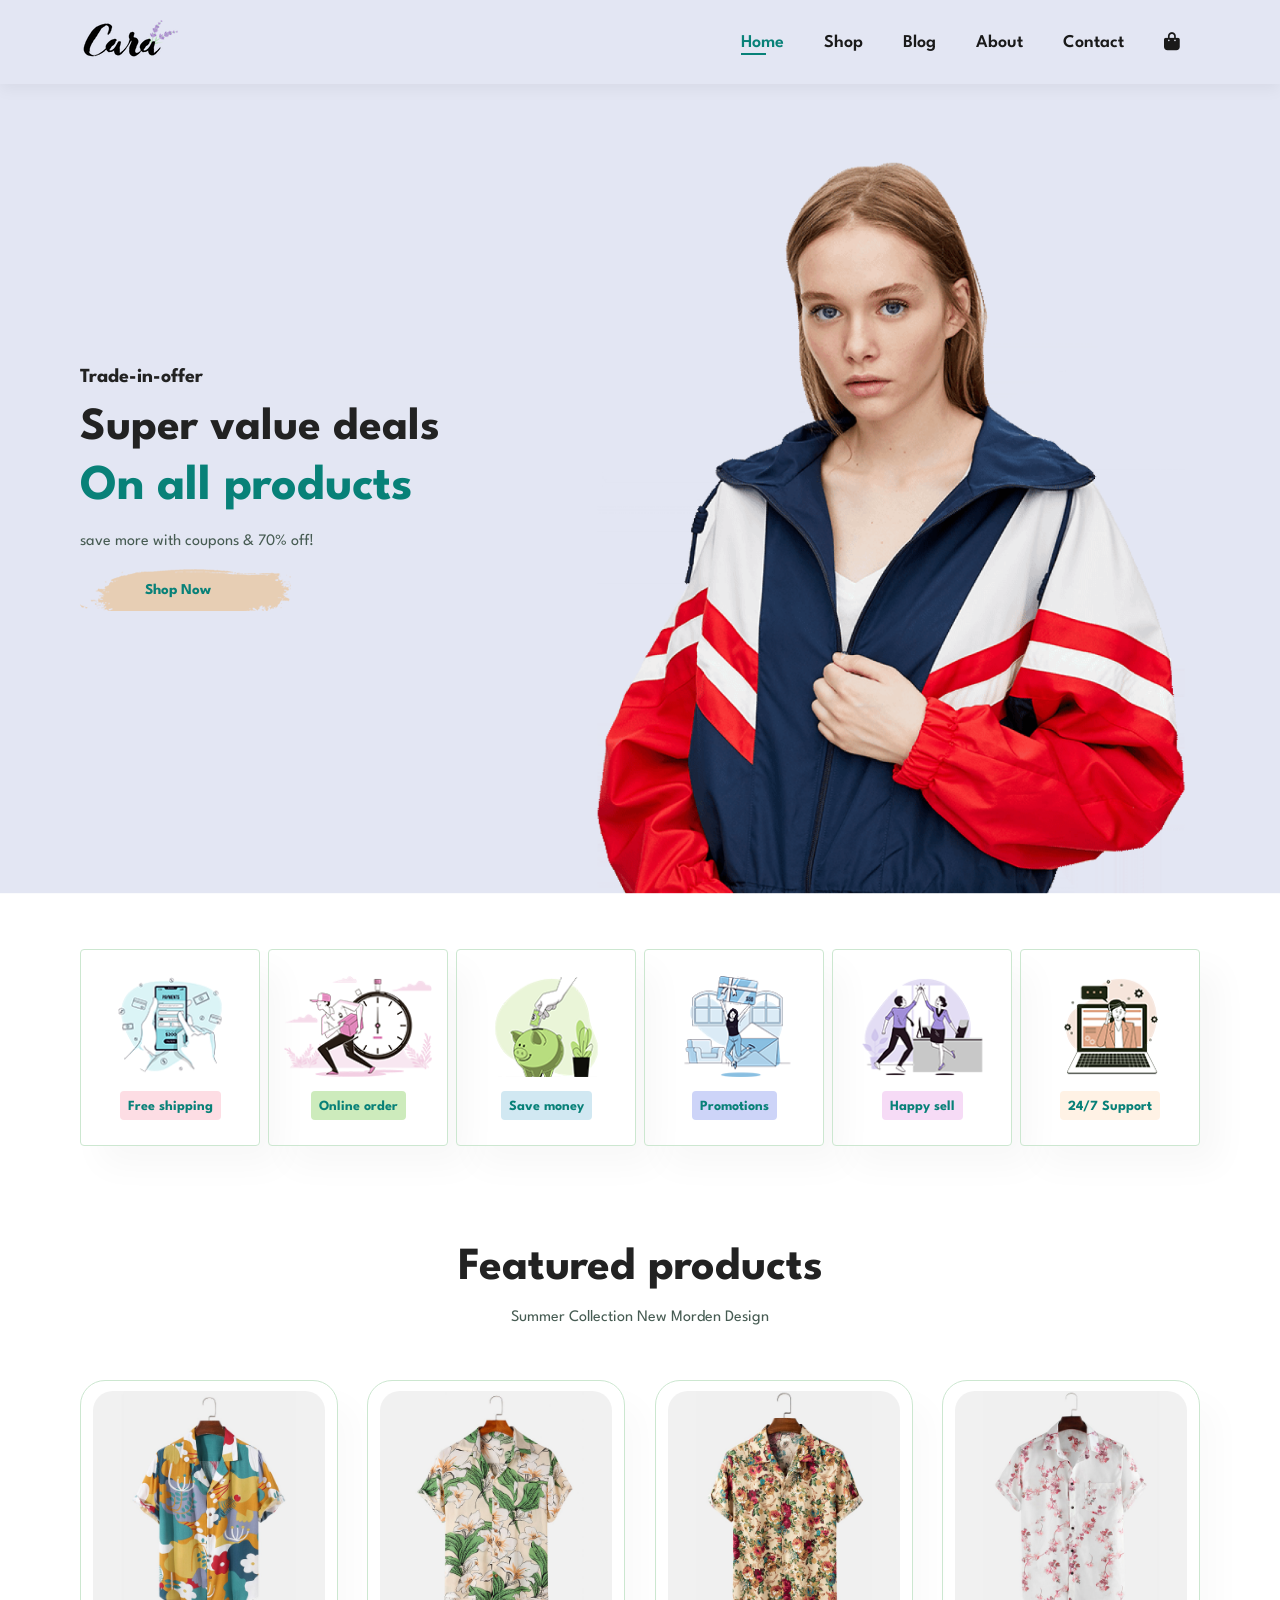
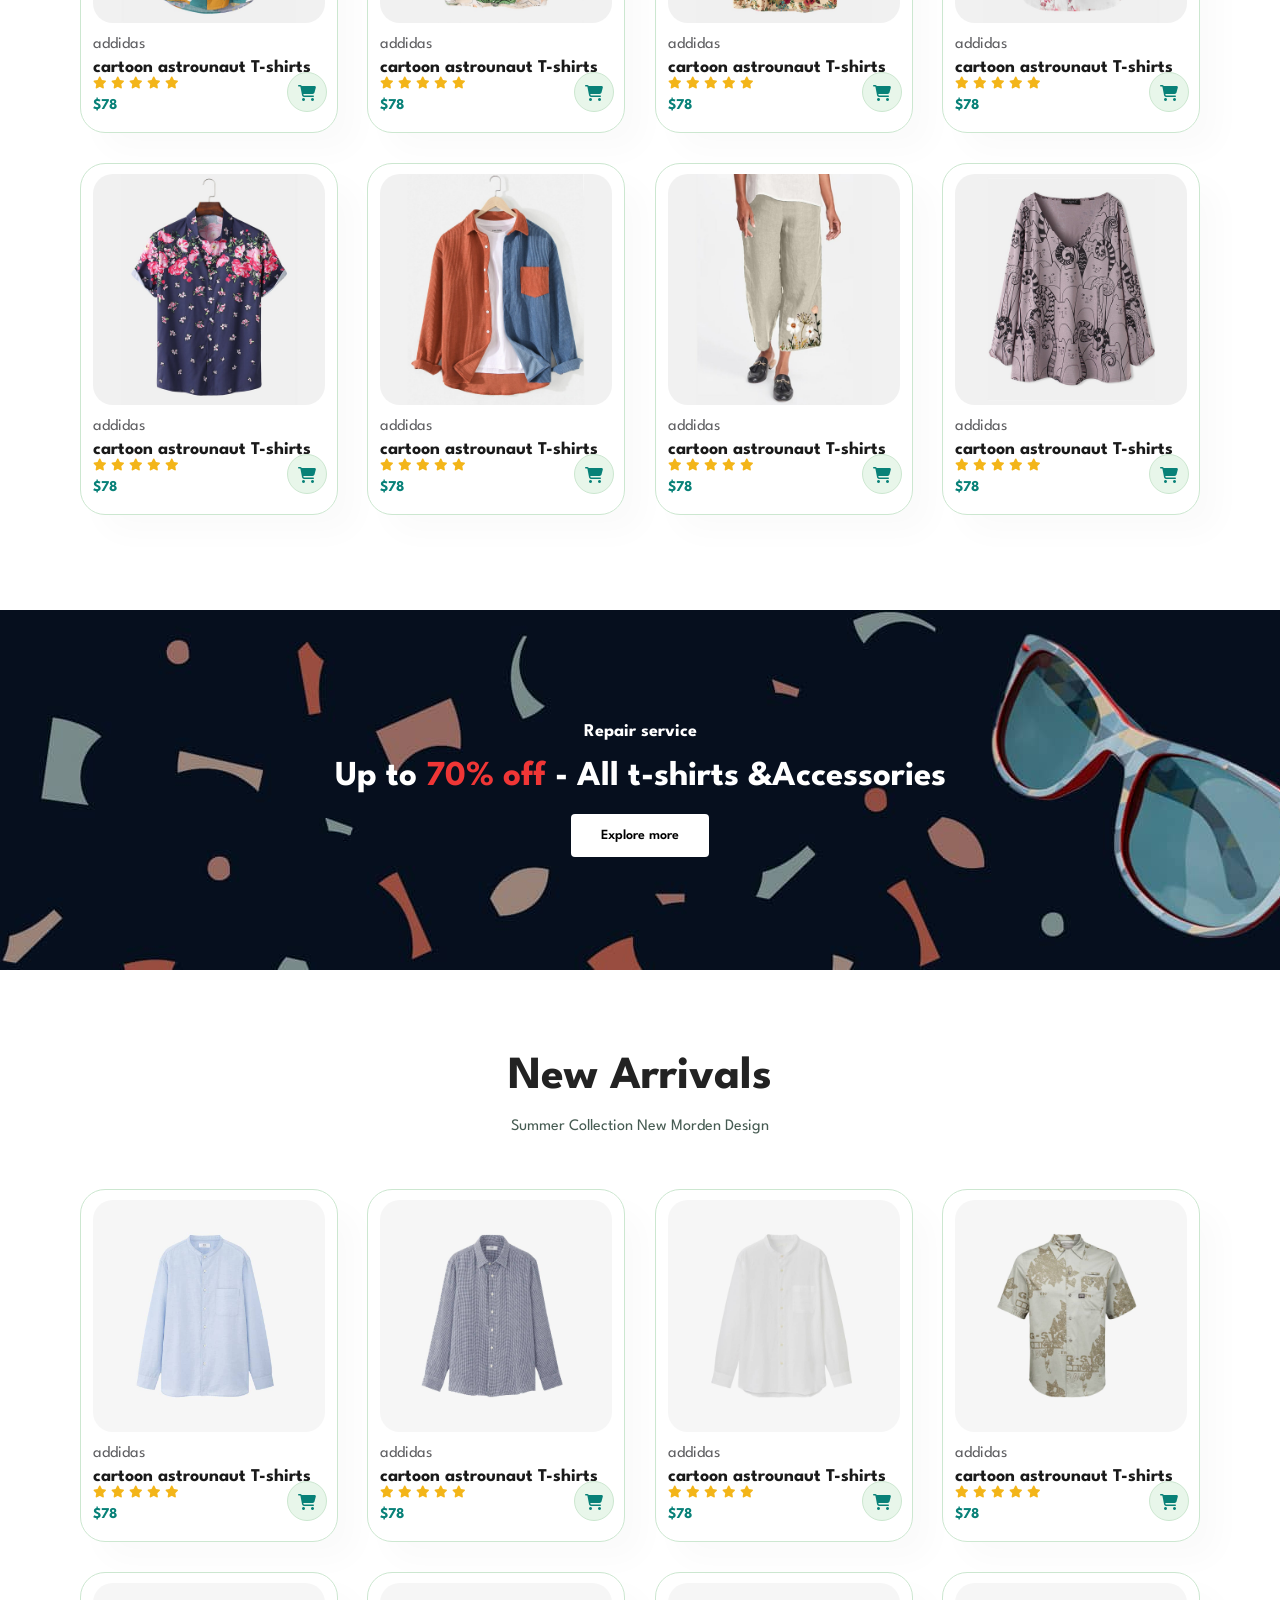
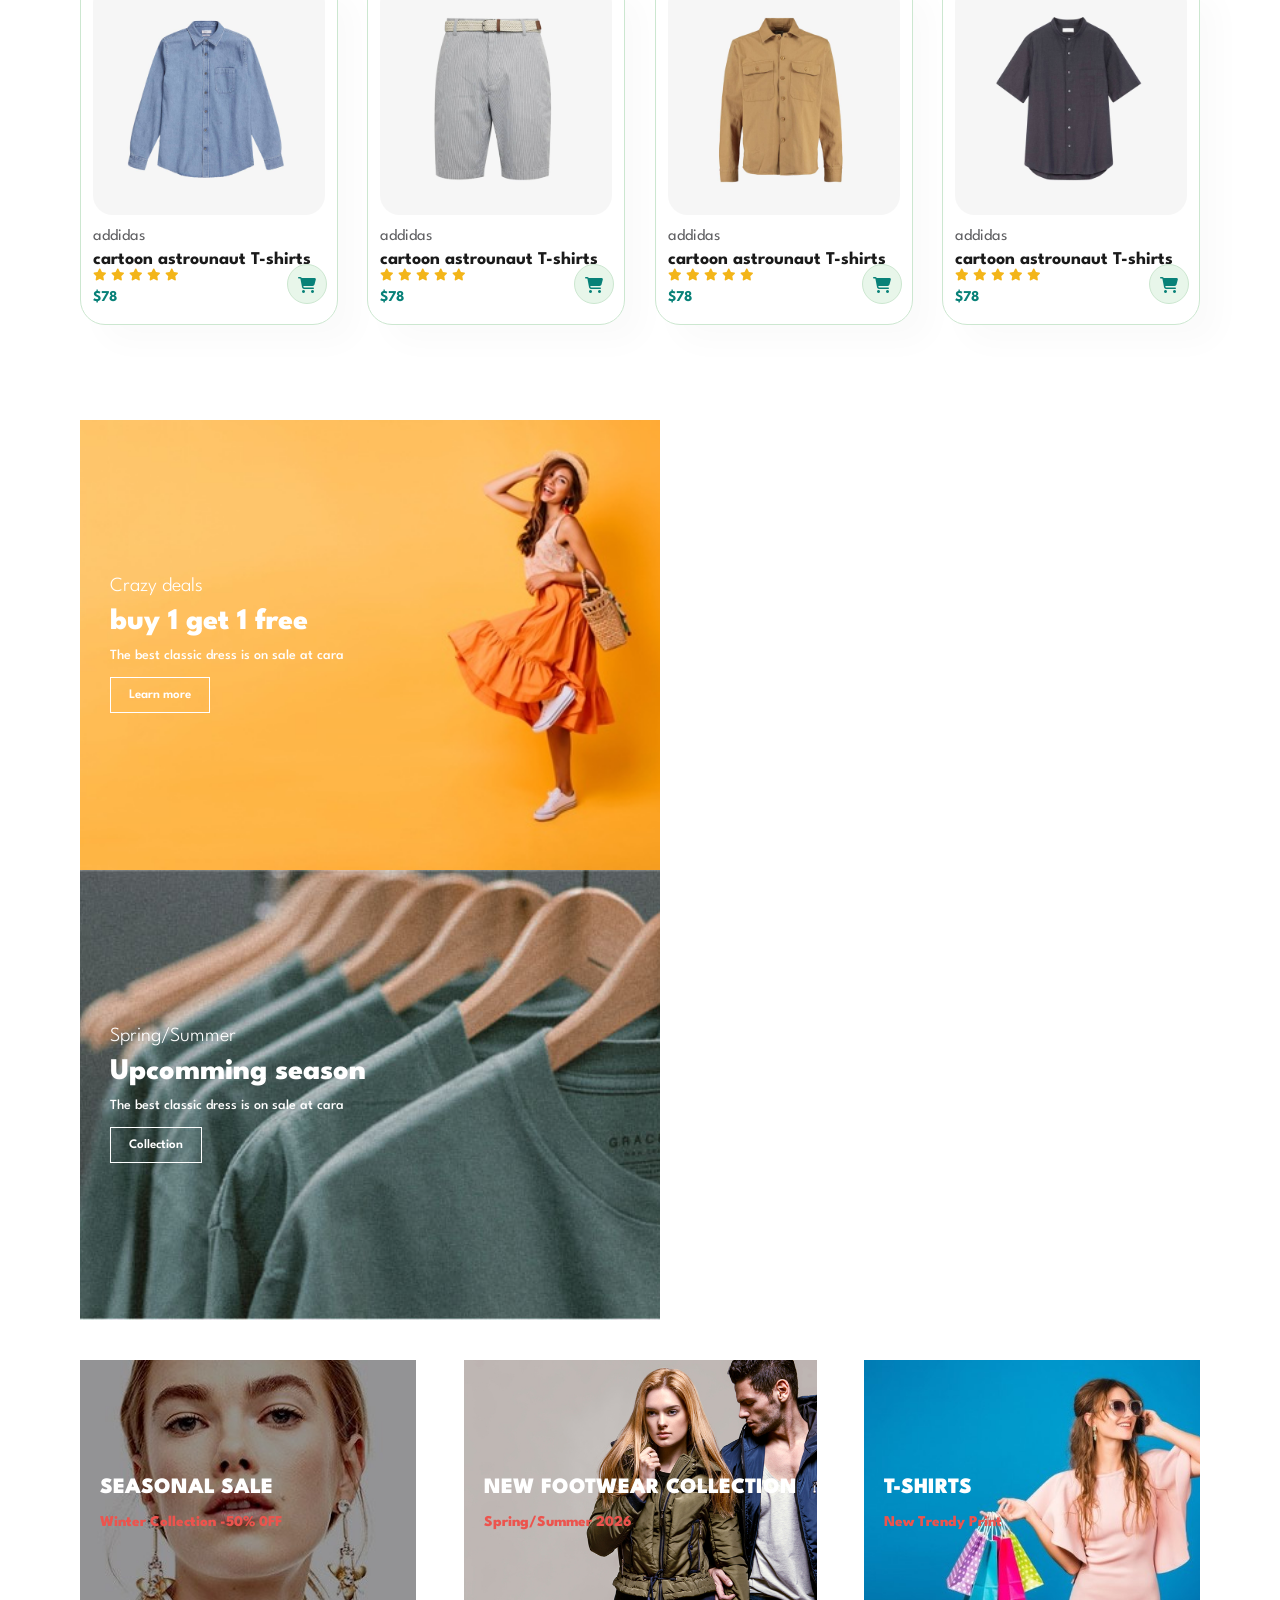
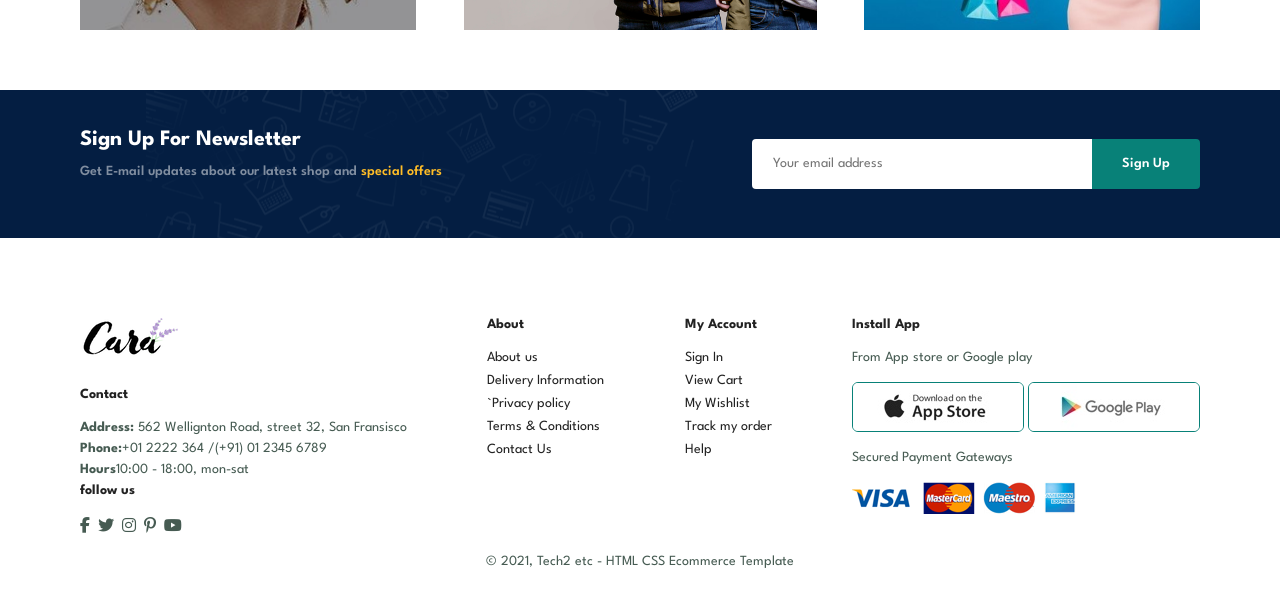
<file: index.html>
<!DOCTYPE html>
<html lang="en">
<head>
    <meta charset="UTF-8">
    <meta name="viewport" content="width=device-width, initial-scale=1.0">
    <title>Document</title>
    <link rel="stylesheet" href="style.css">
    <link rel="stylesheet" href="https://cdnjs.cloudflare.com/ajax/libs/font-awesome/6.5.0/css/all.min.css"/>
</head>
<body>
    <header>
        <a href="#"><img src="images/logo.png" class="logo"></a>

        <div>
            <ul id="navbar">
                <li><a class="active" href="index.html">Home</a></li>
                <li><a href="shop.html">Shop</a></li>
                <li><a href="blog.html">Blog</a></li>
                <li><a href="about.html">About</a></li>
                <li><a href="contact.html">Contact</a></li>
                <li id="lg-bag"><a href="cart.html"><i class="fas fa-bag-shopping"></i></a></li>
                <a href="#" id="close"><i class="far fa-circle-xmark"></i></a>
            </ul>
        </div>

        <div id="mobile">
            <a href="cart.html"><i class="fas fa-bag-shopping"></i></a>
            <i id="bar" class="fas fa-outdent"></i>
        </div>
    </header>

    <section id="hero">
        <h4>Trade-in-offer</h4>
        <h2>Super value deals</h2>
        <h1>On all products</h1>
        <p>save more with coupons & 70% off!</p>
        <button>Shop Now</button>
    </section>

    <section id="feature" class="section-p1">
        <div class="fe-box">
            <img src="images/features/f1.png" alt="">
            <h6>Free shipping</h6>
        </div>

        <div class="fe-box">
            <img src="images/features/f2.png" alt="">
            <h6>Online order</h6>
        </div>

        <div class="fe-box">
            <img src="images/features/f3.png" alt="">
            <h6>Save money</h6>
        </div>

        <div class="fe-box">
            <img src="images/features/f4.png" alt="">
            <h6>Promotions</h6>
        </div>

        <div class="fe-box">
            <img src="images/features/f5.png" alt="">
            <h6>Happy sell</h6>
        </div>

        <div class="fe-box">
            <img src="images/features/f6.png" alt="">
            <h6>24/7 Support</h6>
        </div>
    </section>

    <section id="product1" class="section-p1">
        <h2>Featured products</h2>
        <p>Summer Collection New Morden Design</p>
        <div class="pro-container">
            <div class="pro">
                <img src="images/products/f1.jpg" alt="">
                <div class="des">
                    <span>addidas</span>
                    <h5>cartoon astrounaut T-shirts</h5>
                    <div class="star">
                        <i class="fas fa-star"></i>
                        <i class="fas fa-star"></i>
                        <i class="fas fa-star"></i>
                        <i class="fas fa-star"></i>
                        <i class="fas fa-star"></i>
                    </div>
                    <h4>$78</h4>
                </div>
                <a href="#"><i class="fa-solid fa-shopping-cart cart-icon"></i></a>
            </div>

            <div class="pro">
                <img src="images/products/f2.jpg" alt="">
                <div class="des">
                    <span>addidas</span>
                    <h5>cartoon astrounaut T-shirts</h5>
                    <div class="star">
                        <i class="fas fa-star"></i>
                        <i class="fas fa-star"></i>
                        <i class="fas fa-star"></i>
                        <i class="fas fa-star"></i>
                        <i class="fas fa-star"></i>
                    </div>
                    <h4>$78</h4>
                </div>
                <a href="#"><i class="fa-solid fa-shopping-cart cart-icon"></i></a>
            </div>

            <div class="pro">
                <img src="images/products/f3.jpg" alt="">
                <div class="des">
                    <span>addidas</span>
                    <h5>cartoon astrounaut T-shirts</h5>
                    <div class="star">
                        <i class="fas fa-star"></i>
                        <i class="fas fa-star"></i>
                        <i class="fas fa-star"></i>
                        <i class="fas fa-star"></i>
                        <i class="fas fa-star"></i>
                    </div>
                    <h4>$78</h4>
                </div>
                <a href="#"><i class="fa-solid fa-shopping-cart cart-icon"></i></a>
            </div>

            <div class="pro">
                <img src="images/products/f4.jpg" alt="">
                <div class="des">
                    <span>addidas</span>
                    <h5>cartoon astrounaut T-shirts</h5>
                    <div class="star">
                        <i class="fas fa-star"></i>
                        <i class="fas fa-star"></i>
                        <i class="fas fa-star"></i>
                        <i class="fas fa-star"></i>
                        <i class="fas fa-star"></i>
                    </div>
                    <h4>$78</h4>
                </div>
                <a href="#"><i class="fa-solid fa-shopping-cart cart-icon"></i></a>
            </div>

            <div class="pro">
                <img src="images/products/f5.jpg" alt="">
                <div class="des">
                    <span>addidas</span>
                    <h5>cartoon astrounaut T-shirts</h5>
                    <div class="star">
                        <i class="fas fa-star"></i>
                        <i class="fas fa-star"></i>
                        <i class="fas fa-star"></i>
                        <i class="fas fa-star"></i>
                        <i class="fas fa-star"></i>
                    </div>
                    <h4>$78</h4>
                </div>
                <a href="#"><i class="fa-solid fa-shopping-cart cart-icon"></i></a>
            </div>

            <div class="pro">
                <img src="images/products/f6.jpg" alt="">
                <div class="des">
                    <span>addidas</span>
                    <h5>cartoon astrounaut T-shirts</h5>
                    <div class="star">
                        <i class="fas fa-star"></i>
                        <i class="fas fa-star"></i>
                        <i class="fas fa-star"></i>
                        <i class="fas fa-star"></i>
                        <i class="fas fa-star"></i>
                    </div>
                    <h4>$78</h4>
                </div>
                <a href="#"><i class="fa-solid fa-shopping-cart cart-icon"></i></a>
            </div>

            <div class="pro">
                <img src="images/products/f7.jpg" alt="">
                <div class="des">
                    <span>addidas</span>
                    <h5>cartoon astrounaut T-shirts</h5>
                    <div class="star">
                        <i class="fas fa-star"></i>
                        <i class="fas fa-star"></i>
                        <i class="fas fa-star"></i>
                        <i class="fas fa-star"></i>
                        <i class="fas fa-star"></i>
                    </div>
                    <h4>$78</h4>
                </div>
                <a href="#"><i class="fa-solid fa-shopping-cart cart-icon"></i></a>
            </div>

            <div class="pro">
                <img src="images/products/f8.jpg" alt="">
                <div class="des">
                    <span>addidas</span>
                    <h5>cartoon astrounaut T-shirts</h5>
                    <div class="star">
                        <i class="fas fa-star"></i>
                        <i class="fas fa-star"></i>
                        <i class="fas fa-star"></i>
                        <i class="fas fa-star"></i>
                        <i class="fas fa-star"></i>
                    </div>
                    <h4>$78</h4>
                </div>
                <a href="#"><i class="fa-solid fa-shopping-cart cart-icon"></i></a>
            </div>
        </div>
    </section>

    <section id="banner" class="section-m1">
        <h4>Repair service</h4>
        <h2>Up to <span>70% off</span> - All t-shirts &Accessories</h2>
        <button class="normal">Explore more</button>
    </section>

    <section id="product1" class="section-p1">
        <h2>New Arrivals</h2>
        <p>Summer Collection New Morden Design</p>
        <div class="pro-container">
            <div class="pro">
                <img src="images/products/n1.jpg" alt="">
                <div class="des">
                    <span>addidas</span>
                    <h5>cartoon astrounaut T-shirts</h5>
                    <div class="star">
                        <i class="fas fa-star"></i>
                        <i class="fas fa-star"></i>
                        <i class="fas fa-star"></i>
                        <i class="fas fa-star"></i>
                        <i class="fas fa-star"></i>
                    </div>
                    <h4>$78</h4>
                </div>
                <a href="#"><i class="fa-solid fa-shopping-cart cart-icon"></i></a>
            </div>

            <div class="pro">
                <img src="images/products/n2.jpg" alt="">
                <div class="des">
                    <span>addidas</span>
                    <h5>cartoon astrounaut T-shirts</h5>
                    <div class="star">
                        <i class="fas fa-star"></i>
                        <i class="fas fa-star"></i>
                        <i class="fas fa-star"></i>
                        <i class="fas fa-star"></i>
                        <i class="fas fa-star"></i>
                    </div>
                    <h4>$78</h4>
                </div>
                <a href="#"><i class="fa-solid fa-shopping-cart cart-icon"></i></a>
            </div>

            <div class="pro">
                <img src="images/products/n3.jpg" alt="">
                <div class="des">
                    <span>addidas</span>
                    <h5>cartoon astrounaut T-shirts</h5>
                    <div class="star">
                        <i class="fas fa-star"></i>
                        <i class="fas fa-star"></i>
                        <i class="fas fa-star"></i>
                        <i class="fas fa-star"></i>
                        <i class="fas fa-star"></i>
                    </div>
                    <h4>$78</h4>
                </div>
                <a href="#"><i class="fa-solid fa-shopping-cart cart-icon"></i></a>
            </div>

            <div class="pro">
                <img src="images/products/n4.jpg" alt="">
                <div class="des">
                    <span>addidas</span>
                    <h5>cartoon astrounaut T-shirts</h5>
                    <div class="star">
                        <i class="fas fa-star"></i>
                        <i class="fas fa-star"></i>
                        <i class="fas fa-star"></i>
                        <i class="fas fa-star"></i>
                        <i class="fas fa-star"></i>
                    </div>
                    <h4>$78</h4>
                </div>
                <a href="#"><i class="fa-solid fa-shopping-cart cart-icon"></i></a>
            </div>

            <div class="pro">
                <img src="images/products/n5.jpg" alt="">
                <div class="des">
                    <span>addidas</span>
                    <h5>cartoon astrounaut T-shirts</h5>
                    <div class="star">
                        <i class="fas fa-star"></i>
                        <i class="fas fa-star"></i>
                        <i class="fas fa-star"></i>
                        <i class="fas fa-star"></i>
                        <i class="fas fa-star"></i>
                    </div>
                    <h4>$78</h4>
                </div>
                <a href="#"><i class="fa-solid fa-shopping-cart cart-icon"></i></a>
            </div>

            <div class="pro">
                <img src="images/products/n6.jpg" alt="">
                <div class="des">
                    <span>addidas</span>
                    <h5>cartoon astrounaut T-shirts</h5>
                    <div class="star">
                        <i class="fas fa-star"></i>
                        <i class="fas fa-star"></i>
                        <i class="fas fa-star"></i>
                        <i class="fas fa-star"></i>
                        <i class="fas fa-star"></i>
                    </div>
                    <h4>$78</h4>
                </div>
                <a href="#"><i class="fa-solid fa-shopping-cart cart-icon"></i></a>
            </div>

            <div class="pro">
                <img src="images/products/n7.jpg" alt="">
                <div class="des">
                    <span>addidas</span>
                    <h5>cartoon astrounaut T-shirts</h5>
                    <div class="star">
                        <i class="fas fa-star"></i>
                        <i class="fas fa-star"></i>
                        <i class="fas fa-star"></i>
                        <i class="fas fa-star"></i>
                        <i class="fas fa-star"></i>
                    </div>
                    <h4>$78</h4>
                </div>
                <a href="#"><i class="fa-solid fa-shopping-cart cart-icon"></i></a>
            </div>

            <div class="pro">
                <img src="images/products/n8.jpg" alt="">
                <div class="des">
                    <span>addidas</span>
                    <h5>cartoon astrounaut T-shirts</h5>
                    <div class="star">
                        <i class="fas fa-star"></i>
                        <i class="fas fa-star"></i>
                        <i class="fas fa-star"></i>
                        <i class="fas fa-star"></i>
                        <i class="fas fa-star"></i>
                    </div>
                    <h4>$78</h4>
                </div>
                <a href="#"><i class="fa-solid fa-shopping-cart cart-icon"></i></a>
            </div>
        </div>
    </section>

    <section id="sm-banner" class="section-p1">
        <div class="banner-box">
            <h4>Crazy deals</h4>
            <h2>buy 1 get 1 free</h2>
            <span>The best classic dress is on sale at cara</span>
            <button class="white">Learn more</button>
        </div>

        <div class="banner-box  banner-box2">
            <h4>Spring/Summer</h4>
            <h2>Upcomming season</h2>
            <span>The best classic dress is on sale at cara</span>
            <button class="white">Collection</button>
        </div>
    </section>

    <section id="banner3">
        <div class="banner-box">
            <h2>SEASONAL SALE</h2>
            <h3>Winter Collection -50% 0FF</h3>
        </div>

        <div class="banner-box banner-box3">
            <h2>NEW FOOTWEAR COLLECTION</h2>
            <h3>Spring/Summer 2026</h3>
        </div>

        <div class="banner-box banner-box4">
            <h2>T-SHIRTS</h2>
            <h3>New Trendy Print</h3>
        </div>
    </section>

    <section id="newsletter" class="section-p1 section-m1">
        <div class="newstext">
            <h4>Sign Up For Newsletter</h4>
            <P>Get E-mail updates about our latest shop and <span>special offers</span></P>
        </div>

        <div class="form">
            <input type="text" placeholder="Your email address">
            <button class="normal">Sign Up</button>
        </div>
    </section>

    <footer class="section-p1">
        <div class="col">
            <img class="logo" src="images/logo.png" alt="">
            <h4>Contact</h4>
            <p><strong>Address:</strong> 562 Wellignton Road, street 32, San Fransisco</p>
            <p><strong>Phone:</strong>+01 2222 364 /(+91) 01 2345 6789</p>
            <p><strong>Hours</strong>10:00 - 18:00, mon-sat</p>
            <div class="follow">
                <h4>follow us</h4>
                <div class="icon">
                    <i class="fab fa-facebook-f"></i>
                    <i class="fab fa-twitter"></i>
                    <i class="fab fa-instagram"></i>
                    <i class="fab fa-pinterest-p"></i>
                    <i class="fab fa-youtube"></i>
                </div>
            </div>

        </div>

        <div class="col">
            <h4>About</h4>
            <a href="#">About us</a>
            <a href="#">Delivery Information</a>
            <a href="#">`Privacy policy</a>
            <a href="#">Terms & Conditions</a>
            <a href="#">Contact Us</a>
        </div>

        <div class="col">
            <h4>My Account</h4>
            <a href="#">Sign In</a>
            <a href="#">View Cart</a>
            <a href="#">My Wishlist</a>
            <a href="#">Track my order</a>
            <a href="#">Help</a>
        </div>

        <div class="col install">
            <h4>Install App</h4>
            <p>From App store or Google play</p>
            <div class="row">
                <img src="images/pay/app.jpg" alt="">
                <img src="images/pay/play.jpg" alt="">
            </div>
            <p>Secured Payment Gateways</p>
            <img src="images/pay/pay.png" alt="">
        </div>

        <div class="copyright">
            <p>&copy; 2021, Tech2 etc - HTML CSS Ecommerce Template</p>
        </div>
        
    </footer>

    

    



    <script src="app.js"></script>
</body>
</html>
</file>
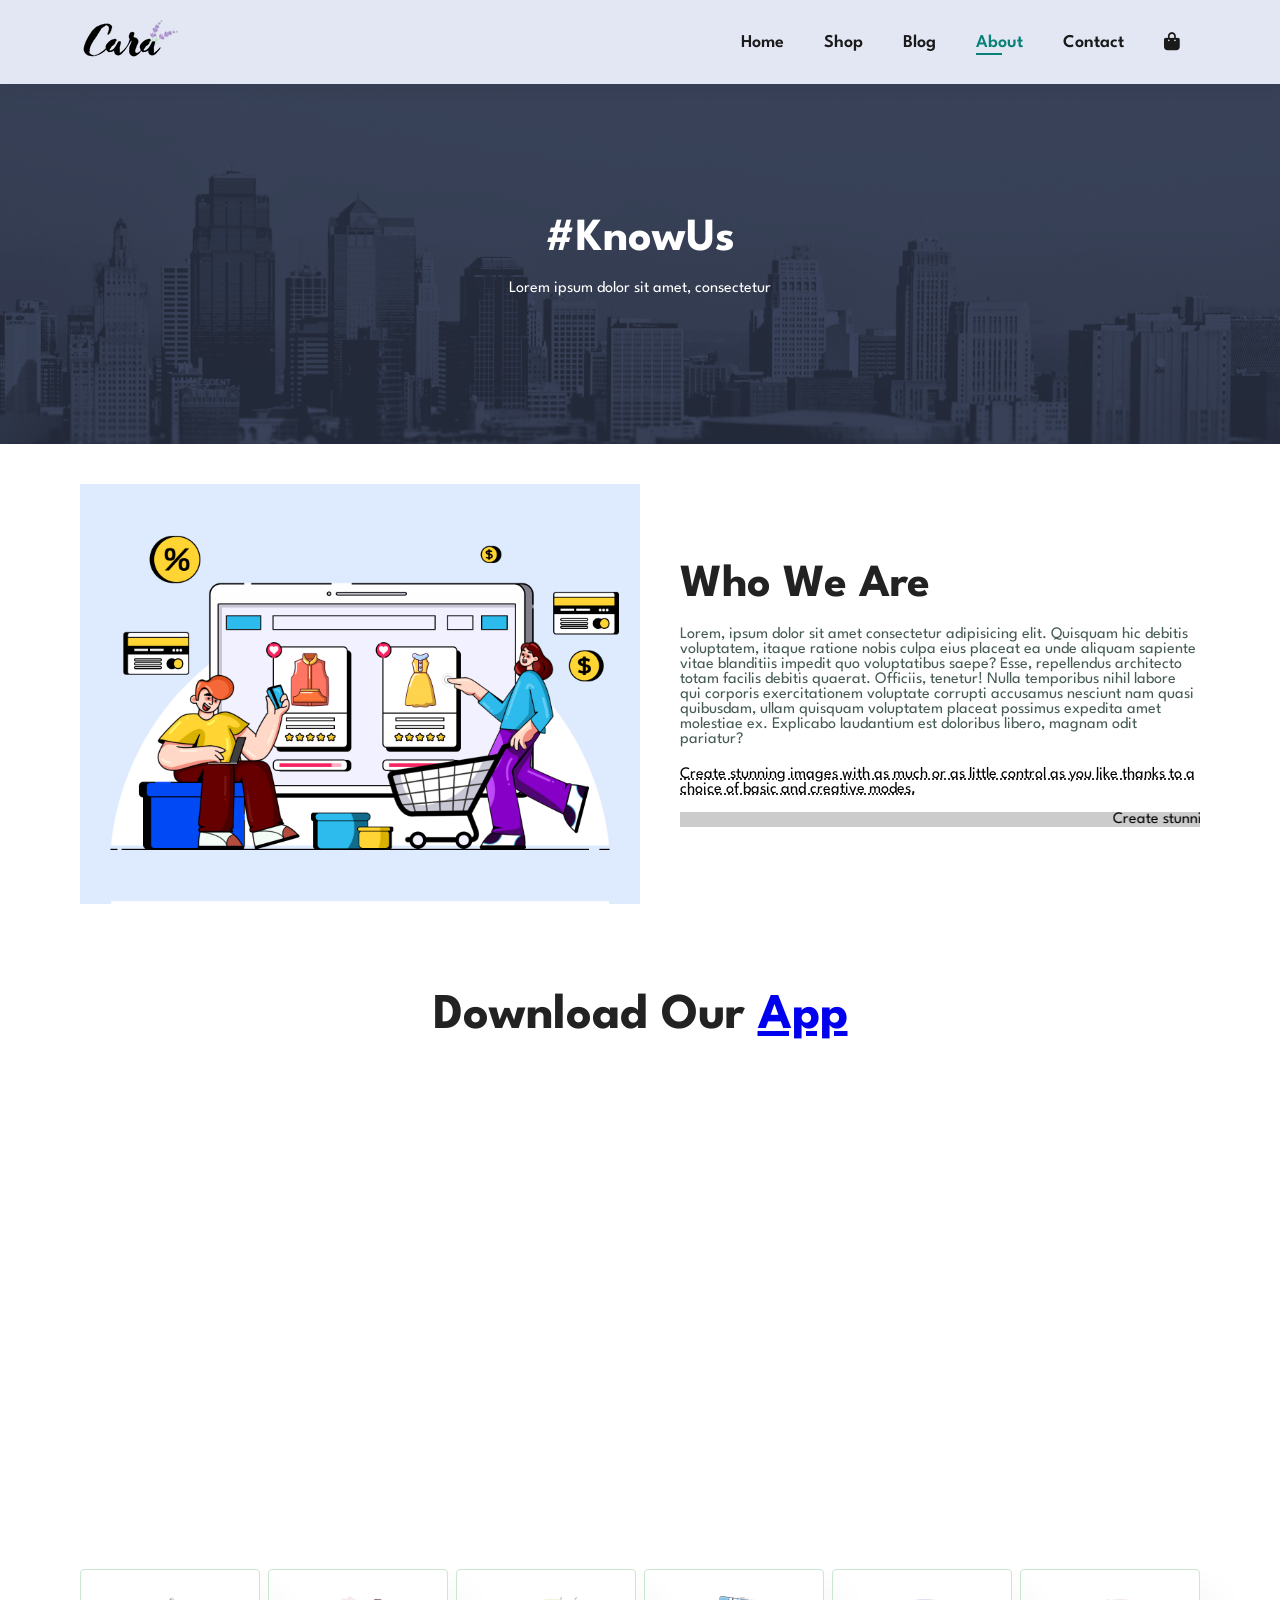
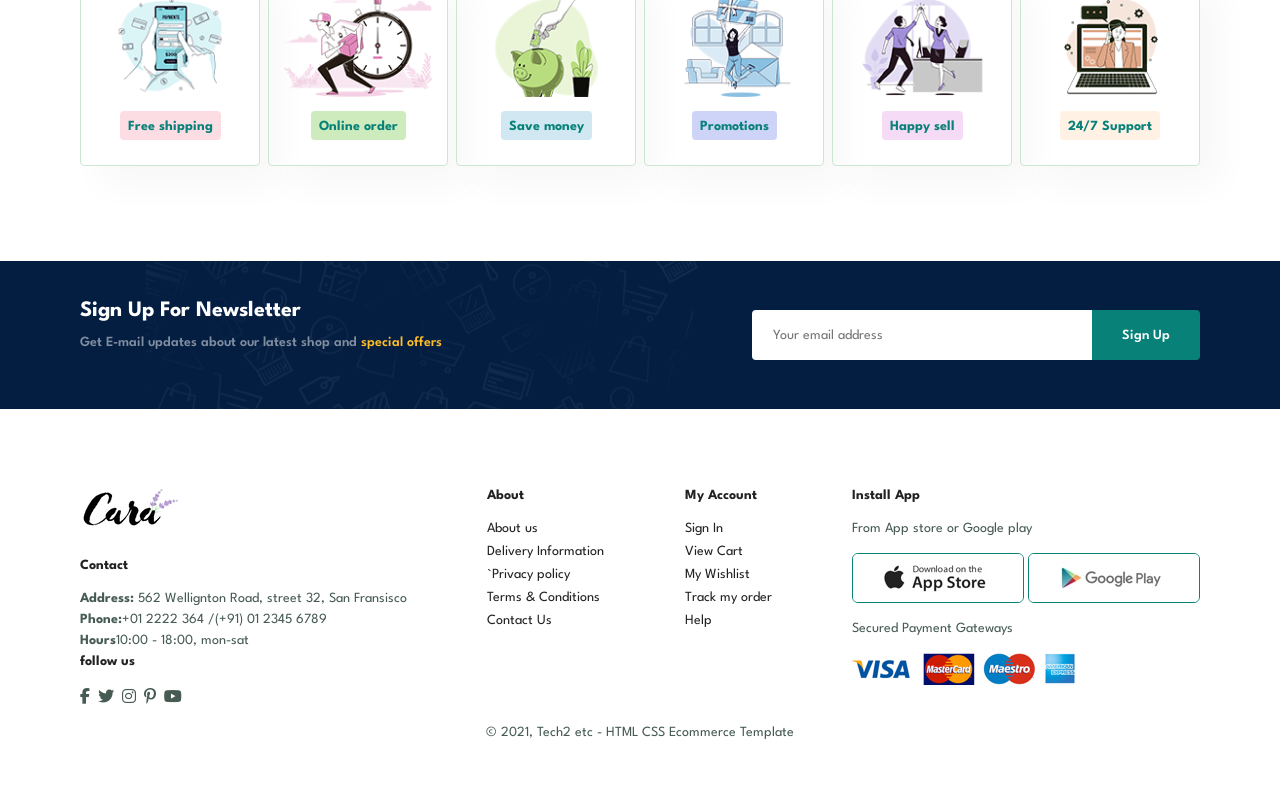
<file: about.html>
<!DOCTYPE html>
<html lang="en">
<head>
    <meta charset="UTF-8">
    <meta name="viewport" content="width=device-width, initial-scale=1.0">
    <title>Document</title>
    <link rel="stylesheet" href="style.css">
    <link rel="stylesheet" href="https://cdnjs.cloudflare.com/ajax/libs/font-awesome/6.5.0/css/all.min.css"/>
</head>
<body>
    <header>
        <a href="#"><img src="images/logo.png" class="logo"></a>

        <div>
            <ul id="navbar">
                <li><a href="index.html">Home</a></li>
                <li><a href="shop.html">Shop</a></li>
                <li><a href="blog.html">Blog</a></li>
                <li><a class="active" href="about.html">About</a></li>
                <li><a href="contact.html">Contact</a></li>
                <li id="lg-bag"><a href="cart.html"><i class="fas fa-bag-shopping"></i></a></li>
                <a href="#" id="close"><i class="far fa-circle-xmark"></i></a>
            </ul>
        </div>

        <div id="mobile">
            <a href="cart.html"><i class="fas fa-bag-shopping"></i></a>
            <i id="bar" class="fas fa-outdent"></i>
        </div>
     </header>

    <section id="page-header" class="about-header">
        <h2>#KnowUs</h2>
        <p>Lorem ipsum dolor sit amet, consectetur</p>
    </section>

    <section id="about-head" class="section-p1">
        <img src="images/About/a6.jpg" alt="">
        <div>
            <h2>Who We Are</h2>
            <p>Lorem, ipsum dolor sit amet consectetur adipisicing elit. Quisquam hic debitis voluptatem, itaque ratione nobis culpa eius placeat ea unde aliquam sapiente vitae blanditiis impedit quo voluptatibus saepe? Esse, repellendus architecto totam facilis debitis quaerat. Officiis, tenetur! Nulla temporibus nihil labore qui corporis exercitationem voluptate corrupti accusamus nesciunt nam quasi quibusdam, ullam quisquam voluptatem placeat possimus expedita amet molestiae ex. Explicabo laudantium est doloribus libero, magnam odit pariatur?</p>

            <abbr title="">Create stunning images with as much or as little control as you like thanks to a choice of basic and creative modes.</abbr>

            <br><br>

            <marquee bgcolor="#ccc" loop="-1" scrollamount="5">Create stunning images with as much or as little control as you like thanks to a choice of basic and creative modes.</marquee>

        </div>
    </section>

    <section id="about-app" class="section-p1">
        <h1>Download Our <a href="#">App</a></h1>
        <div class="video">
            <video autoplay muted loop src="images/About/1.mp4"></video>
        </div>
    </section>

    <section id="feature" class="section-p1">
        <div class="fe-box">
            <img src="images/features/f1.png" alt="">
            <h6>Free shipping</h6>
        </div>

        <div class="fe-box">
            <img src="images/features/f2.png" alt="">
            <h6>Online order</h6>
        </div>

        <div class="fe-box">
            <img src="images/features/f3.png" alt="">
            <h6>Save money</h6>
        </div>

        <div class="fe-box">
            <img src="images/features/f4.png" alt="">
            <h6>Promotions</h6>
        </div>

        <div class="fe-box">
            <img src="images/features/f5.png" alt="">
            <h6>Happy sell</h6>
        </div>

        <div class="fe-box">
            <img src="images/features/f6.png" alt="">
            <h6>24/7 Support</h6>
        </div>
    </section>

    <section id="newsletter" class="section-p1 section-m1">
        <div class="newstext">
            <h4>Sign Up For Newsletter</h4>
            <P>Get E-mail updates about our latest shop and <span>special offers</span></P>
        </div>

        <div class="form">
            <input type="text" placeholder="Your email address">
            <button class="normal">Sign Up</button>
        </div>
    </section>

    <footer class="section-p1">
        <div class="col">
            <img class="logo" src="images/logo.png" alt="">
            <h4>Contact</h4>
            <p><strong>Address:</strong> 562 Wellignton Road, street 32, San Fransisco</p>
            <p><strong>Phone:</strong>+01 2222 364 /(+91) 01 2345 6789</p>
            <p><strong>Hours</strong>10:00 - 18:00, mon-sat</p>
            <div class="follow">
                <h4>follow us</h4>
                <div class="icon">
                    <i class="fab fa-facebook-f"></i>
                    <i class="fab fa-twitter"></i>
                    <i class="fab fa-instagram"></i>
                    <i class="fab fa-pinterest-p"></i>
                    <i class="fab fa-youtube"></i>
                </div>
            </div>

        </div>

        <div class="col">
            <h4>About</h4>
            <a href="#">About us</a>
            <a href="#">Delivery Information</a>
            <a href="#">`Privacy policy</a>
            <a href="#">Terms & Conditions</a>
            <a href="#">Contact Us</a>
        </div>

        <div class="col">
            <h4>My Account</h4>
            <a href="#">Sign In</a>
            <a href="#">View Cart</a>
            <a href="#">My Wishlist</a>
            <a href="#">Track my order</a>
            <a href="#">Help</a>
        </div>

        <div class="col install">
            <h4>Install App</h4>
            <p>From App store or Google play</p>
            <div class="row">
                <img src="images/pay/app.jpg" alt="">
                <img src="images/pay/play.jpg" alt="">
            </div>
            <p>Secured Payment Gateways</p>
            <img src="images/pay/pay.png" alt="">
        </div>

        <div class="copyright">
            <p>&copy; 2021, Tech2 etc - HTML CSS Ecommerce Template</p>
        </div>
        
    </footer>

    

    



    <script src="app.js"></script>
</body>
</html>
</file>
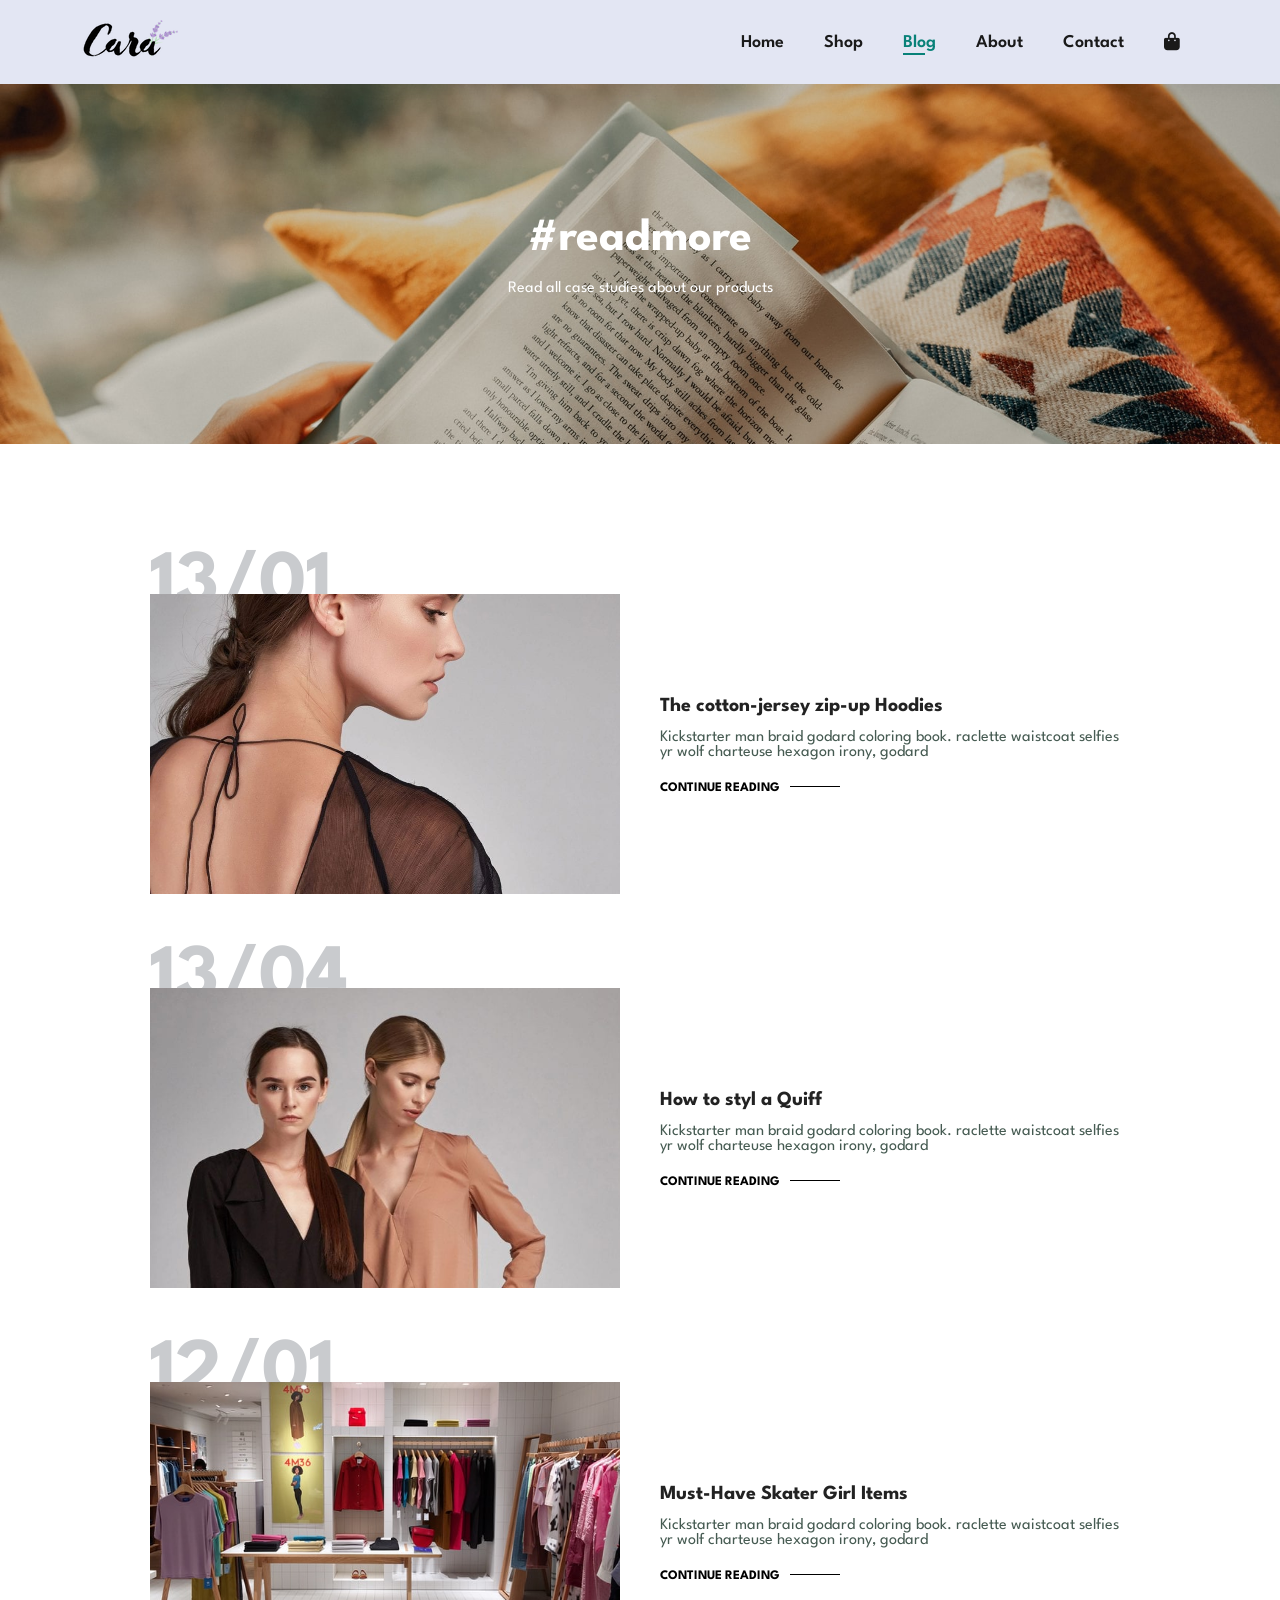
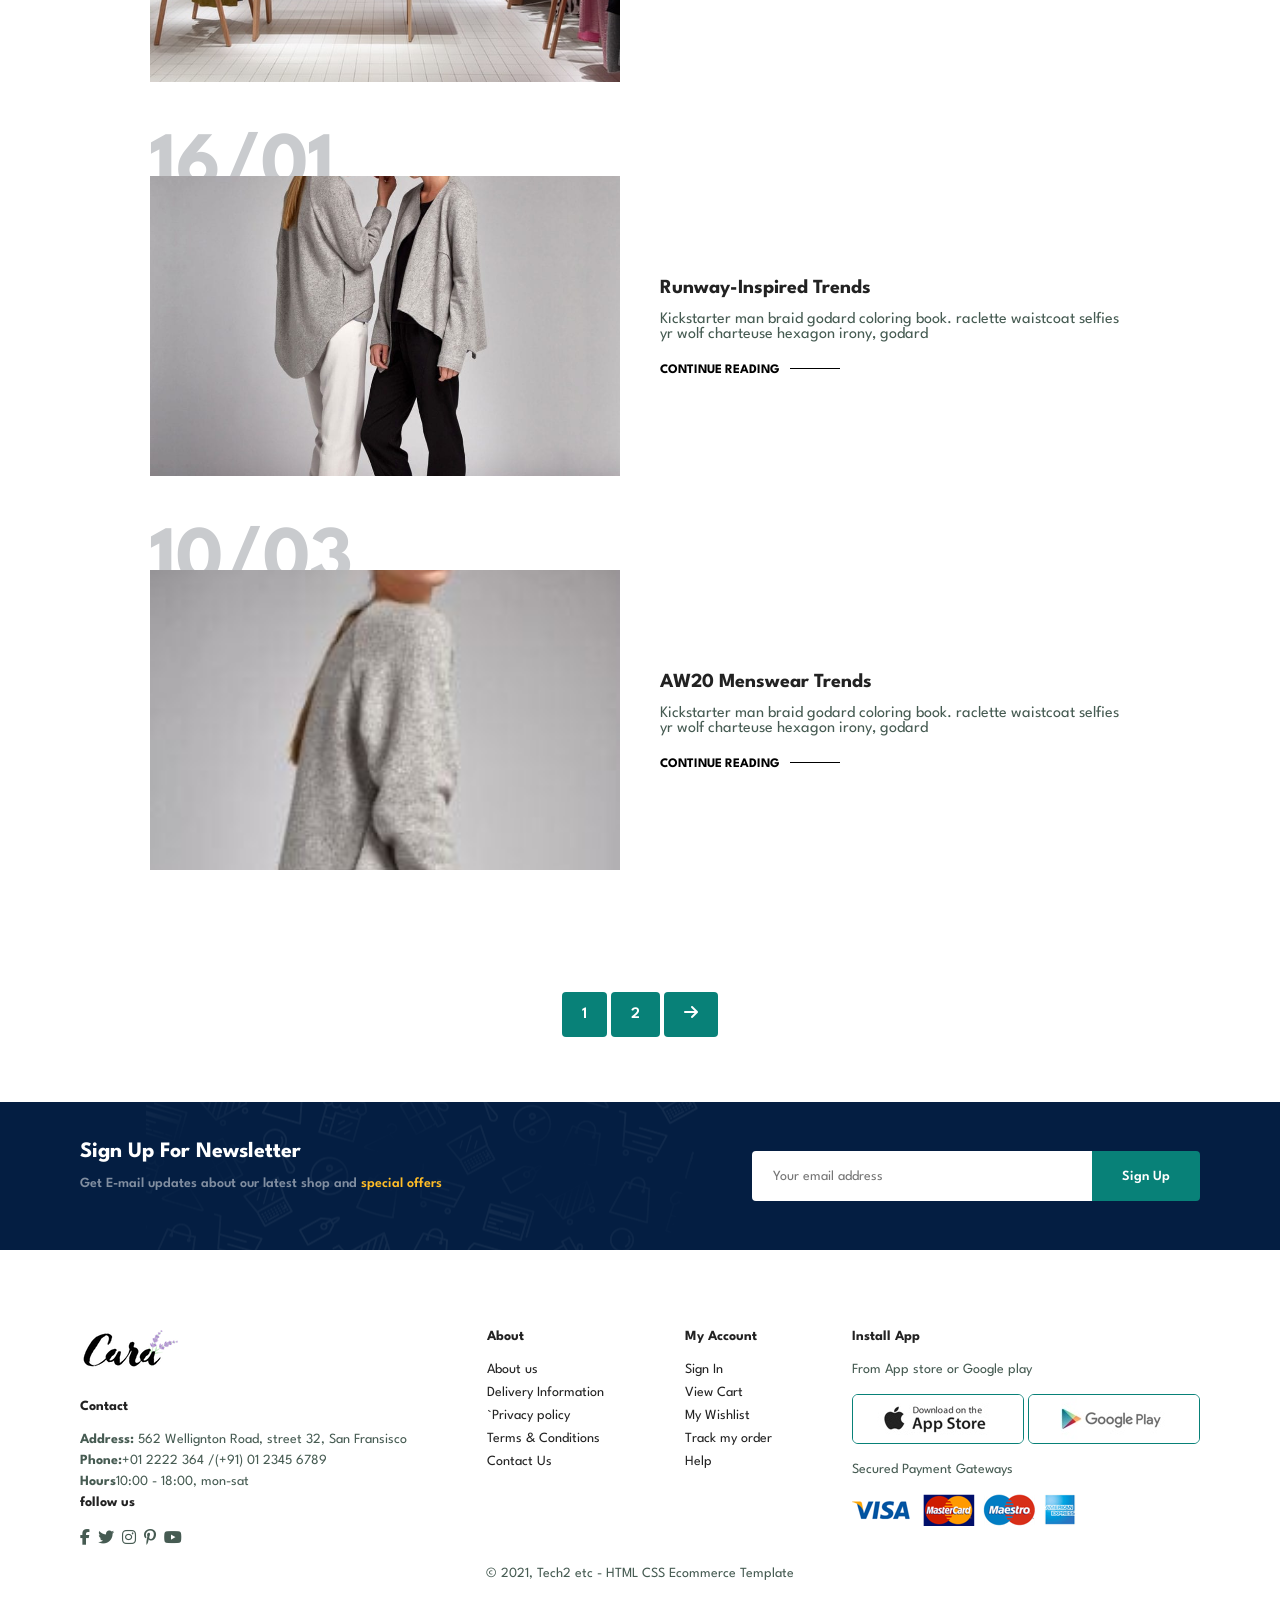
<file: blog.html>
<!DOCTYPE html>
<html lang="en">
<head>
    <meta charset="UTF-8">
    <meta name="viewport" content="width=device-width, initial-scale=1.0">
    <title>Document</title>
    <link rel="stylesheet" href="style.css">
    <link rel="stylesheet" href="https://cdnjs.cloudflare.com/ajax/libs/font-awesome/6.5.0/css/all.min.css"/>
</head>
<body>
    <header>
        <a href="#"><img src="images/logo.png" class="logo"></a>

        <div>
            <ul id="navbar">
                <li><a href="index.html">Home</a></li>
                <li><a href="shop.html">Shop</a></li>
                <li><a class="active" href="blog.html">Blog</a></li>
                <li><a href="about.html">About</a></li>
                <li><a href="contact.html">Contact</a></li>
                <li id="lg-bag"><a href="cart.html"><i class="fas fa-bag-shopping"></i></a></li>
                <a href="#" id="close"><i class="far fa-circle-xmark"></i></a>
            </ul>
        </div>

        <div id="mobile">
            <a href="cart.html"><i class="fas fa-bag-shopping"></i></a>
            <i id="bar" class="fas fa-outdent"></i>
        </div>
    </header>

    <section id="page-header" class="blog-header">
        <h2>#readmore</h2>
        <p>Read all case studies about our products</p>
    </section>

    <section id="blog">
        <div class="blog-box">
            <div class="blog-img">
                <img src="images/blog/b1.jpg" alt="">
            </div>

            <div class="blog-details">
                <h4>The cotton-jersey zip-up Hoodies</h4>
                <p>Kickstarter man braid godard coloring book. raclette waistcoat selfies yr wolf charteuse hexagon irony, godard</p>
                <a href="#">CONTINUE READING</a>
            </div>

            <h1>13/01</h1>
        </div>

        <div class="blog-box">
            <div class="blog-img">
                <img src="images/blog/b2.jpg" alt="">
            </div>

            <div class="blog-details">
                <h4>How to styl a Quiff</h4>
                <p>Kickstarter man braid godard coloring book. raclette waistcoat selfies yr wolf charteuse hexagon irony, godard</p>
                <a href="#">CONTINUE READING</a>
            </div>

            <h1>13/04</h1>
        </div>

        <div class="blog-box">
            <div class="blog-img">
                <img src="images/blog/b3.jpg" alt="">
            </div>

            <div class="blog-details">
                <h4>Must-Have Skater Girl Items</h4>
                <p>Kickstarter man braid godard coloring book. raclette waistcoat selfies yr wolf charteuse hexagon irony, godard</p>
                <a href="#">CONTINUE READING</a>
            </div>

            <h1>12/01</h1>
        </div>

        <div class="blog-box">
            <div class="blog-img">
                <img src="images/blog/b4.jpg" alt="">
            </div>

            <div class="blog-details">
                <h4>Runway-Inspired Trends</h4>
                <p>Kickstarter man braid godard coloring book. raclette waistcoat selfies yr wolf charteuse hexagon irony, godard</p>
                <a href="#">CONTINUE READING</a>
            </div>

            <h1>16/01</h1>
        </div>

        <div class="blog-box">
            <div class="blog-img">
                <img src="images/blog/b5.jpg" alt="">
            </div>

            <div class="blog-details">
                <h4>AW20 Menswear Trends</h4>
                <p>Kickstarter man braid godard coloring book. raclette waistcoat selfies yr wolf charteuse hexagon irony, godard</p>
                <a href="#">CONTINUE READING</a>
            </div>

            <h1>10/03</h1>
        </div>
    </section>


    <section id="pagination" class="section-p1">
        <a href="#">1</a>
        <a href="#">2</a>
        <a href="#"><i class="fas fa-arrow-right"></i></a>
    </section>

    <section id="newsletter" class="section-p1 section-m1">
        <div class="newstext">
            <h4>Sign Up For Newsletter</h4>
            <P>Get E-mail updates about our latest shop and <span>special offers</span></P>
        </div>

        <div class="form">
            <input type="text" placeholder="Your email address">
            <button class="normal">Sign Up</button>
        </div>
    </section>

    <footer class="section-p1">
        <div class="col">
            <img class="logo" src="images/logo.png" alt="">
            <h4>Contact</h4>
            <p><strong>Address:</strong> 562 Wellignton Road, street 32, San Fransisco</p>
            <p><strong>Phone:</strong>+01 2222 364 /(+91) 01 2345 6789</p>
            <p><strong>Hours</strong>10:00 - 18:00, mon-sat</p>
            <div class="follow">
                <h4>follow us</h4>
                <div class="icon">
                    <i class="fab fa-facebook-f"></i>
                    <i class="fab fa-twitter"></i>
                    <i class="fab fa-instagram"></i>
                    <i class="fab fa-pinterest-p"></i>
                    <i class="fab fa-youtube"></i>
                </div>
            </div>

        </div>

        <div class="col">
            <h4>About</h4>
            <a href="#">About us</a>
            <a href="#">Delivery Information</a>
            <a href="#">`Privacy policy</a>
            <a href="#">Terms & Conditions</a>
            <a href="#">Contact Us</a>
        </div>

        <div class="col">
            <h4>My Account</h4>
            <a href="#">Sign In</a>
            <a href="#">View Cart</a>
            <a href="#">My Wishlist</a>
            <a href="#">Track my order</a>
            <a href="#">Help</a>
        </div>

        <div class="col install">
            <h4>Install App</h4>
            <p>From App store or Google play</p>
            <div class="row">
                <img src="images/pay/app.jpg" alt="">
                <img src="images/pay/play.jpg" alt="">
            </div>
            <p>Secured Payment Gateways</p>
            <img src="images/pay/pay.png" alt="">
        </div>

        <div class="copyright">
            <p>&copy; 2021, Tech2 etc - HTML CSS Ecommerce Template</p>
        </div>
        
    </footer>

    

    



    <script src="app.js"></script>
</body>
</html>
</file>
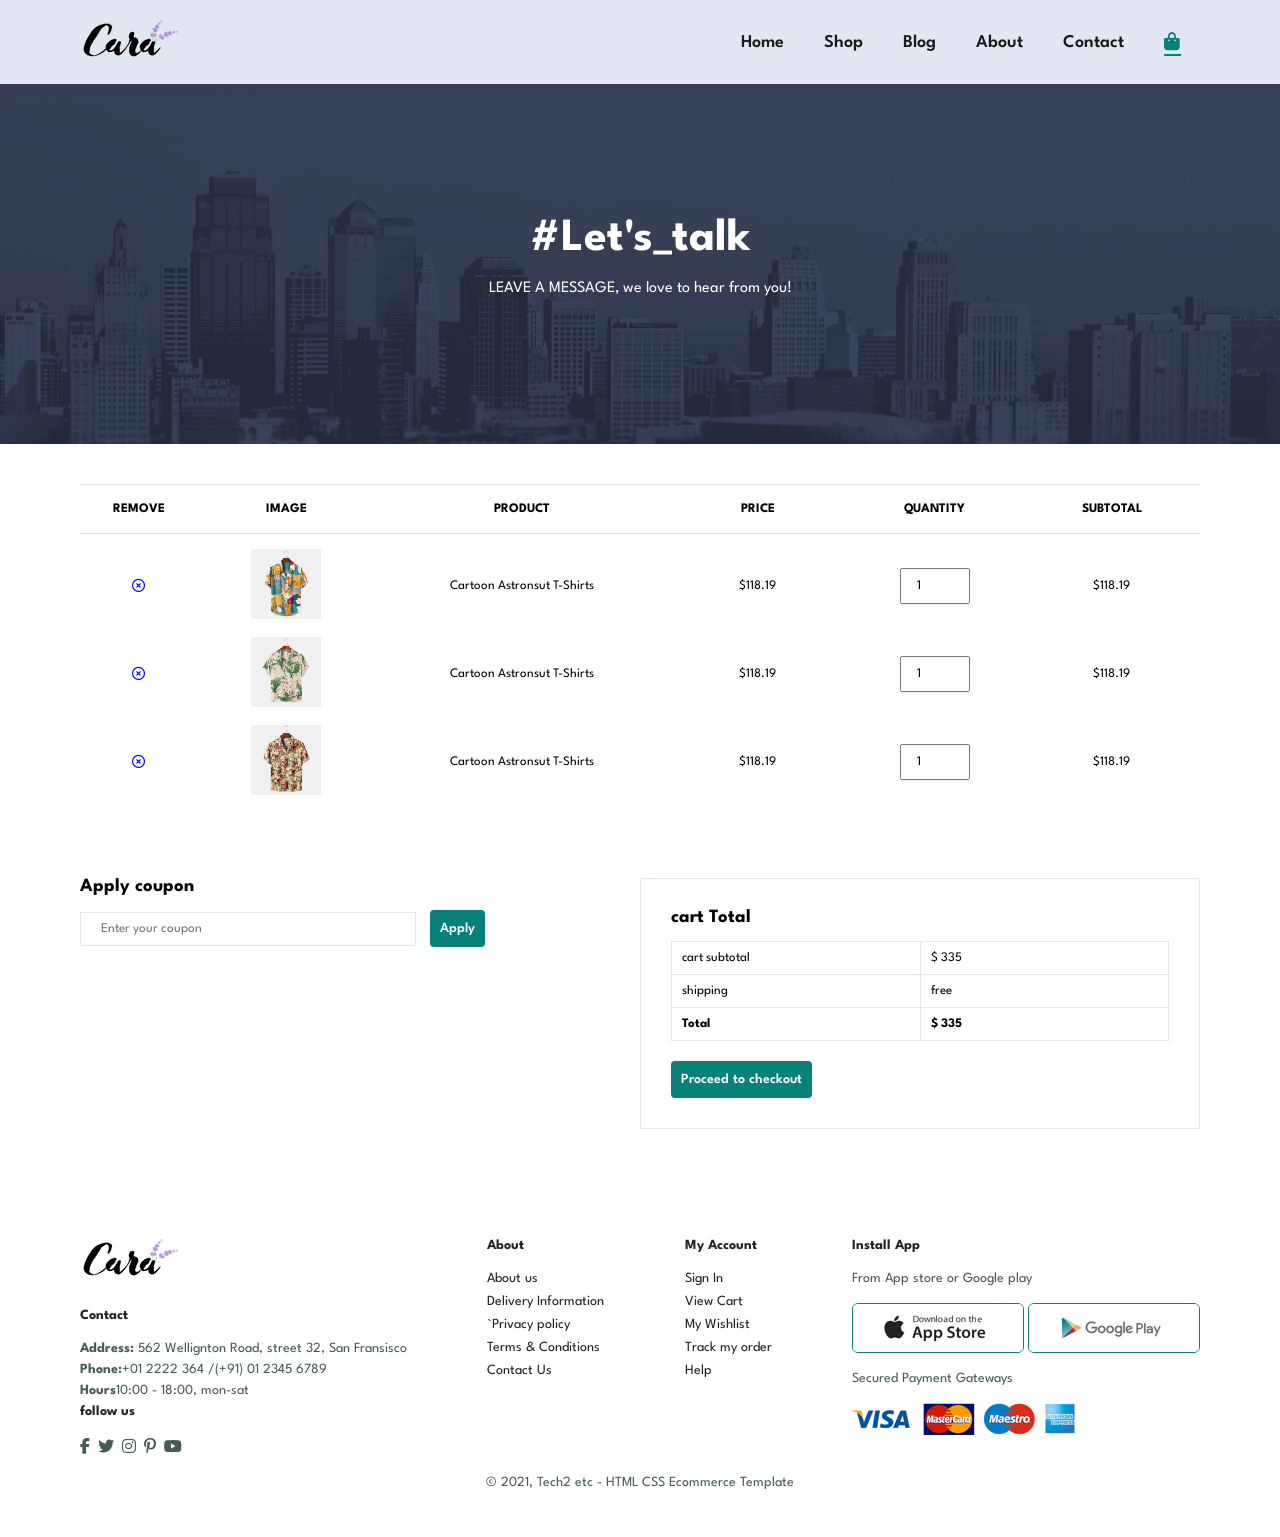
<file: cart.html>
<!DOCTYPE html>
<html lang="en">
<head>
    <meta charset="UTF-8">
    <meta name="viewport" content="width=device-width, initial-scale=1.0">
    <title>Document</title>
    <link rel="stylesheet" href="style.css">
    <link rel="stylesheet" href="https://cdnjs.cloudflare.com/ajax/libs/font-awesome/6.5.0/css/all.min.css"/>
</head>
<body>
    <header>
        <a href="#"><img src="images/logo.png" class="logo"></a>

        <div>
            <ul id="navbar">
                <li><a href="index.html">Home</a></li>
                <li><a href="shop.html">Shop</a></li>
                <li><a href="blog.html">Blog</a></li>
                <li><a href="about.html">About</a></li>
                <li><a href="contact.html">Contact</a></li>
                <li id="lg-bag"><a class="active" href="cart.html"><i class="fas fa-bag-shopping"></i></a></li>
                <a href="#" id="close"><i class="far fa-circle-xmark"></i></a>
            </ul>
        </div>

        <div id="mobile">
            <a href="cart.html"><i class="fas fa-bag-shopping"></i></a>
            <i id="bar" class="fas fa-outdent"></i>
        </div>
     </header>

    <section id="page-header" class="about-header">
        <h2>#Let's_talk</h2>
        <p>LEAVE A MESSAGE, we love to hear from you!</p>
    </section>

    <section id="cart" class="section-p1">
        <table width="100%">
            <thead>
                <tr>
                    <td>Remove</td>
                    <td>Image</td>
                    <td>Product</td>
                    <td>Price</td>
                    <td>Quantity</td>
                    <td>Subtotal</td>
                </tr>
            </thead>

            <tbody>
                <tr>
                    <td><a href="#">
                        <i class="far fa-circle-xmark"></i>
                    </a></td>

                    <td><img src="images/products/f1.jpg" alt=""></td>

                    <td>Cartoon Astronsut T-Shirts</td>
                    
                    <td>$118.19</td>

                    <td><input type="number" value="1"></td>

                    <td>$118.19</td>
                </tr>

                <tr>
                    <td><a href="#">
                        <i class="far fa-circle-xmark"></i>
                    </a></td>

                    <td><img src="images/products/f2.jpg" alt=""></td>

                    <td>Cartoon Astronsut T-Shirts</td>
                    
                    <td>$118.19</td>

                    <td><input type="number" value="1"></td>

                    <td>$118.19</td>
                </tr>

                <tr>
                    <td><a href="#">
                        <i class="far fa-circle-xmark"></i>
                    </a></td>

                    <td><img src="images/products/f3.jpg" alt=""></td>

                    <td>Cartoon Astronsut T-Shirts</td>
                    
                    <td>$118.19</td>

                    <td><input type="number" value="1"></td>

                    <td>$118.19</td>
                </tr>
            </tbody>
        </table>
    </section>

    <section id="cart-add" class="section-p1">
        <div id="coupon">
            <h3>Apply coupon</h3>
            <div>
                <input type="text" placeholder="Enter your coupon">
                <button class="normal">Apply</button>
            </div>
        </div>

        <div id="subtotal">
            <h3>cart Total</h3>
            <table>
                <tr>
                    <td>cart subtotal</td>
                    <td>$ 335</td>
                </tr>
                <tr>
                    <td>shipping</td>
                    <td>free</td>
                </tr>

                <tr>
                    <td><strong>Total</strong></td>
                    <td><strong>$ 335</strong></td>
                </tr>
            </table>

            <button class="normal"> Proceed to checkout</button>
        </div>
    </section>

    <footer class="section-p1">
        <div class="col">
            <img class="logo" src="images/logo.png" alt="">
            <h4>Contact</h4>
            <p><strong>Address:</strong> 562 Wellignton Road, street 32, San Fransisco</p>
            <p><strong>Phone:</strong>+01 2222 364 /(+91) 01 2345 6789</p>
            <p><strong>Hours</strong>10:00 - 18:00, mon-sat</p>
            <div class="follow">
                <h4>follow us</h4>
                <div class="icon">
                    <i class="fab fa-facebook-f"></i>
                    <i class="fab fa-twitter"></i>
                    <i class="fab fa-instagram"></i>
                    <i class="fab fa-pinterest-p"></i>
                    <i class="fab fa-youtube"></i>
                </div>
            </div>

        </div>

        <div class="col">
            <h4>About</h4>
            <a href="#">About us</a>
            <a href="#">Delivery Information</a>
            <a href="#">`Privacy policy</a>
            <a href="#">Terms & Conditions</a>
            <a href="#">Contact Us</a>
        </div>

        <div class="col">
            <h4>My Account</h4>
            <a href="#">Sign In</a>
            <a href="#">View Cart</a>
            <a href="#">My Wishlist</a>
            <a href="#">Track my order</a>
            <a href="#">Help</a>
        </div>

        <div class="col install">
            <h4>Install App</h4>
            <p>From App store or Google play</p>
            <div class="row">
                <img src="images/pay/app.jpg" alt="">
                <img src="images/pay/play.jpg" alt="">
            </div>
            <p>Secured Payment Gateways</p>
            <img src="images/pay/pay.png" alt="">
        </div>

        <div class="copyright">
            <p>&copy; 2021, Tech2 etc - HTML CSS Ecommerce Template</p>
        </div>
        
    </footer>

    

    



    <script src="app.js"></script>
</body>
</html>
</file>
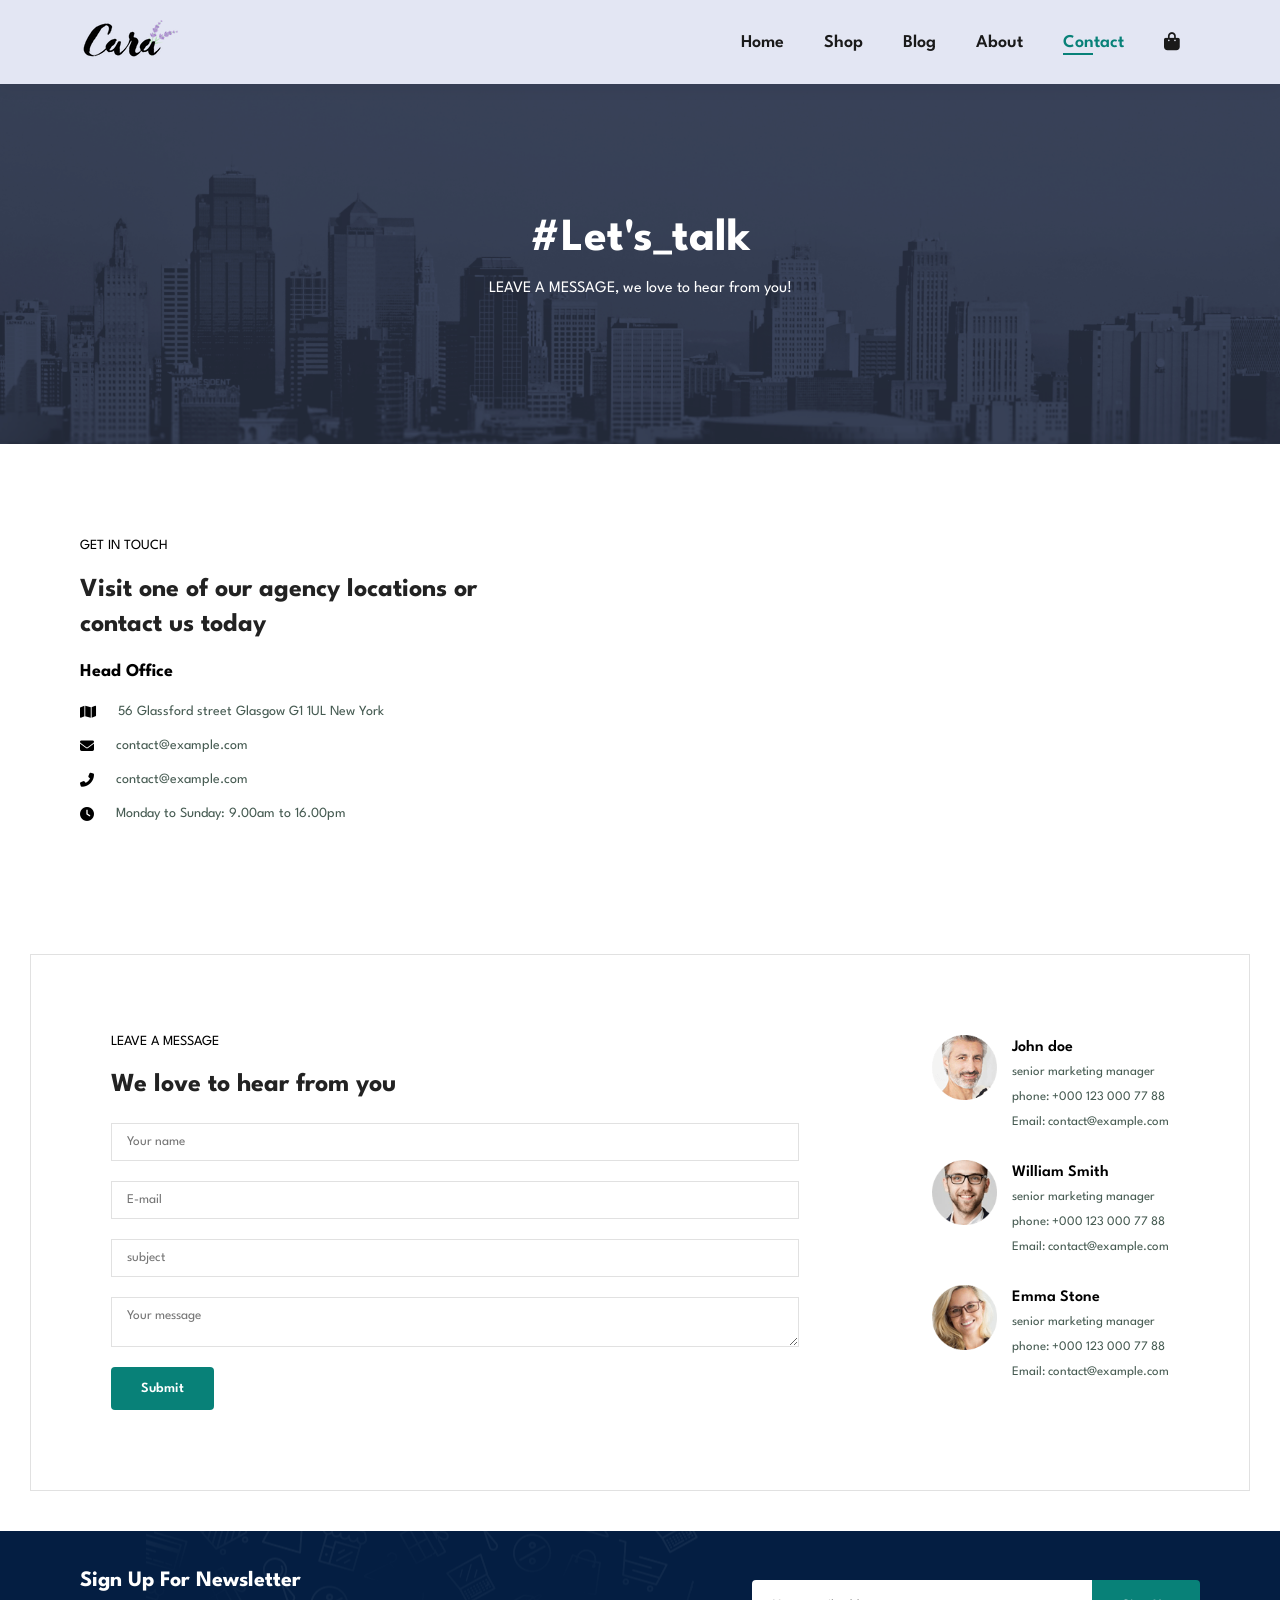
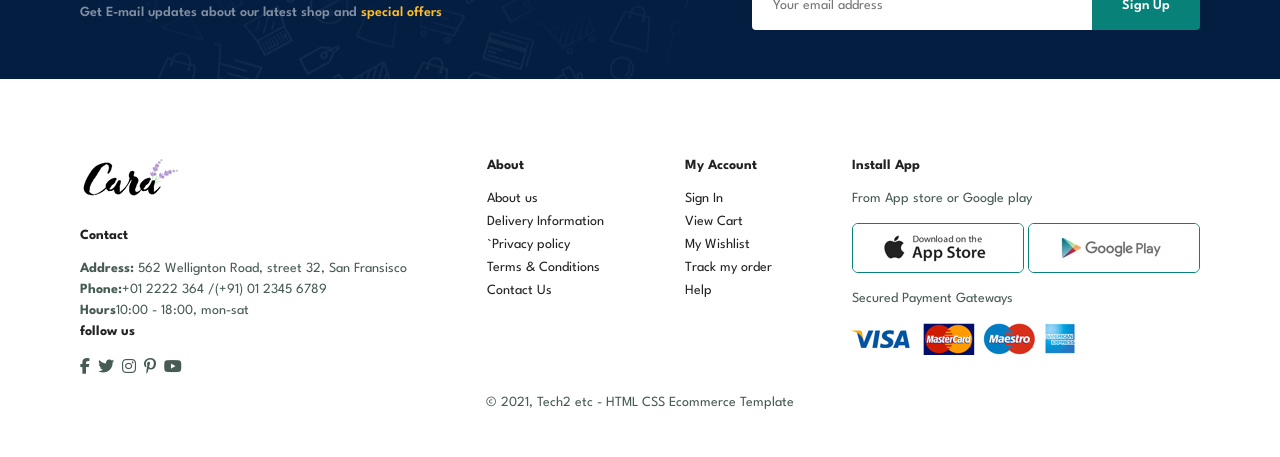
<file: contact.html>
<!DOCTYPE html>
<html lang="en">
<head>
    <meta charset="UTF-8">
    <meta name="viewport" content="width=device-width, initial-scale=1.0">
    <title>Document</title>
    <link rel="stylesheet" href="style.css">
    <link rel="stylesheet" href="https://cdnjs.cloudflare.com/ajax/libs/font-awesome/6.5.0/css/all.min.css"/>
</head>
<body>
    <header>
        <a href="#"><img src="images/logo.png" class="logo"></a>

        <div>
            <ul id="navbar">
                <li><a href="index.html">Home</a></li>
                <li><a href="shop.html">Shop</a></li>
                <li><a href="blog.html">Blog</a></li>
                <li><a href="about.html">About</a></li>
                <li><a class="active" href="contact.html">Contact</a></li>
                <li id="lg-bag"><a href="cart.html"><i class="fas fa-bag-shopping"></i></a></li>
                <a href="#" id="close"><i class="far fa-circle-xmark"></i></a>
            </ul>
        </div>

        <div id="mobile">
            <a href="cart.html"><i class="fas fa-bag-shopping"></i></a>
            <i id="bar" class="fas fa-outdent"></i>
        </div>
     </header>

    <section id="page-header" class="about-header">
        <h2>#Let's_talk</h2>
        <p>LEAVE A MESSAGE, we love to hear from you!</p>
    </section>

    <section id="contact-details" class="section-p1">
        <div class="details">
            <span>GET IN TOUCH</span>
            <h2>Visit one of our agency locations or contact us today</h2>
            <h3>Head Office</h3>
            <div>
                <li>
                    <i class="fas fa-map"> </i>
                    <p>56 Glassford street Glasgow G1 1UL New York</p>
                </li>

                <li>
                    <i class="fas fa-envelope"> </i>
                    <p>contact@example.com</p>
                </li>

                <li>
                    <i class="fas fa-phone-alt"> </i>
                    <p>contact@example.com</p>
                </li>

                <li>
                    <i class="fas fa-clock"> </i>
                    <p>Monday to Sunday: 9.00am to 16.00pm</p>
                </li>
            </div>
        </div>

        <div class="map">
            <iframe src="https://www.google.com/maps/embed?pb=!1m18!1m12!1m3!1d31705.23802133061!2d3.5358613394973215!3d6.627692626446226!2m3!1f0!2f0!3f0!3m2!1i1024!2i768!4f13.1!3m3!1m2!1s0x103beface5a7f5ef%3A0xb2d43d2cba34b6f7!2sWingate%20Signature%20Hotel%20and%20Suites!5e0!3m2!1sen!2sng!4v1764535513617!5m2!1sen!2sng" width="600" height="450" style="border:0;" allowfullscreen="" loading="lazy" referrerpolicy="no-referrer-when-downgrade"></iframe>
        </div>
    </section>

    <section id="form-details">
        <form action="">
            <span>LEAVE A MESSAGE</span>
            <h2>We love to hear from you</h2>
            <input type="text" placeholder="Your name">
            <input type="text" placeholder="E-mail">
            <input type="text" placeholder="subject">
            <textarea name="" id="" cols="30" row="10" placeholder="Your message"></textarea>
            <button class="normal">Submit</button>
        </form>

        <div class="people">
            <div>
                <img src="images/people/1.png" alt="">
                <p><span>John doe</span> senior marketing manager <br> phone: +000 123 000 77 88 <br> Email: contact@example.com</p>
            </div>

            <div>
                <img src="images/people/2.png" alt="">
                <p><span>William Smith</span> senior marketing manager <br> phone: +000 123 000 77 88 <br> Email: contact@example.com</p>
            </div>

            <div>
                <img src="images/people/3.png" alt="">
                <p><span>Emma Stone</span> senior marketing manager <br> phone: +000 123 000 77 88 <br> Email: contact@example.com</p>
            </div>
        </div>
    </section>

    <section id="newsletter" class="section-p1 section-m1">
        <div class="newstext">
            <h4>Sign Up For Newsletter</h4>
            <P>Get E-mail updates about our latest shop and <span>special offers</span></P>
        </div>

        <div class="form">
            <input type="text" placeholder="Your email address">
            <button class="normal">Sign Up</button>
        </div>
    </section>

    <footer class="section-p1">
        <div class="col">
            <img class="logo" src="images/logo.png" alt="">
            <h4>Contact</h4>
            <p><strong>Address:</strong> 562 Wellignton Road, street 32, San Fransisco</p>
            <p><strong>Phone:</strong>+01 2222 364 /(+91) 01 2345 6789</p>
            <p><strong>Hours</strong>10:00 - 18:00, mon-sat</p>
            <div class="follow">
                <h4>follow us</h4>
                <div class="icon">
                    <i class="fab fa-facebook-f"></i>
                    <i class="fab fa-twitter"></i>
                    <i class="fab fa-instagram"></i>
                    <i class="fab fa-pinterest-p"></i>
                    <i class="fab fa-youtube"></i>
                </div>
            </div>

        </div>

        <div class="col">
            <h4>About</h4>
            <a href="#">About us</a>
            <a href="#">Delivery Information</a>
            <a href="#">`Privacy policy</a>
            <a href="#">Terms & Conditions</a>
            <a href="#">Contact Us</a>
        </div>

        <div class="col">
            <h4>My Account</h4>
            <a href="#">Sign In</a>
            <a href="#">View Cart</a>
            <a href="#">My Wishlist</a>
            <a href="#">Track my order</a>
            <a href="#">Help</a>
        </div>

        <div class="col install">
            <h4>Install App</h4>
            <p>From App store or Google play</p>
            <div class="row">
                <img src="images/pay/app.jpg" alt="">
                <img src="images/pay/play.jpg" alt="">
            </div>
            <p>Secured Payment Gateways</p>
            <img src="images/pay/pay.png" alt="">
        </div>

        <div class="copyright">
            <p>&copy; 2021, Tech2 etc - HTML CSS Ecommerce Template</p>
        </div>
        
    </footer>

    

    



    <script src="app.js"></script>
</body>
</html>
</file>
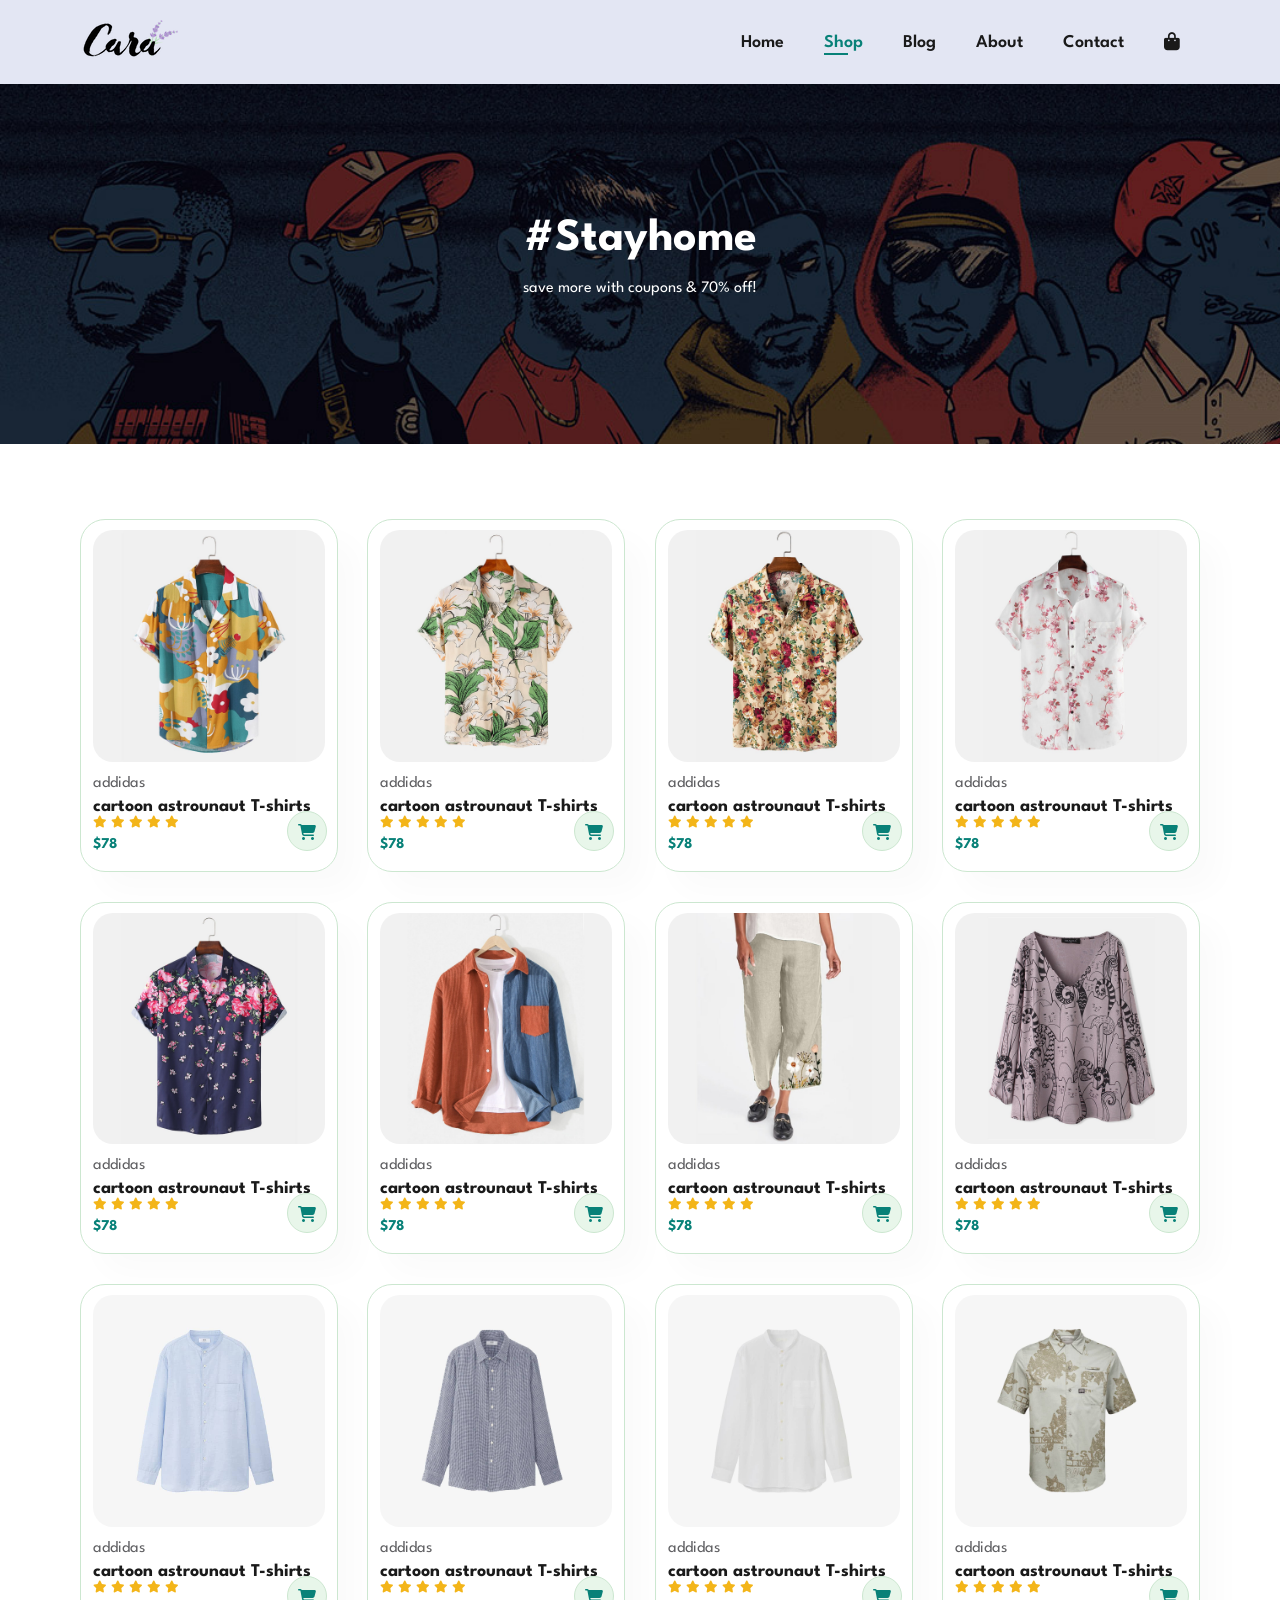
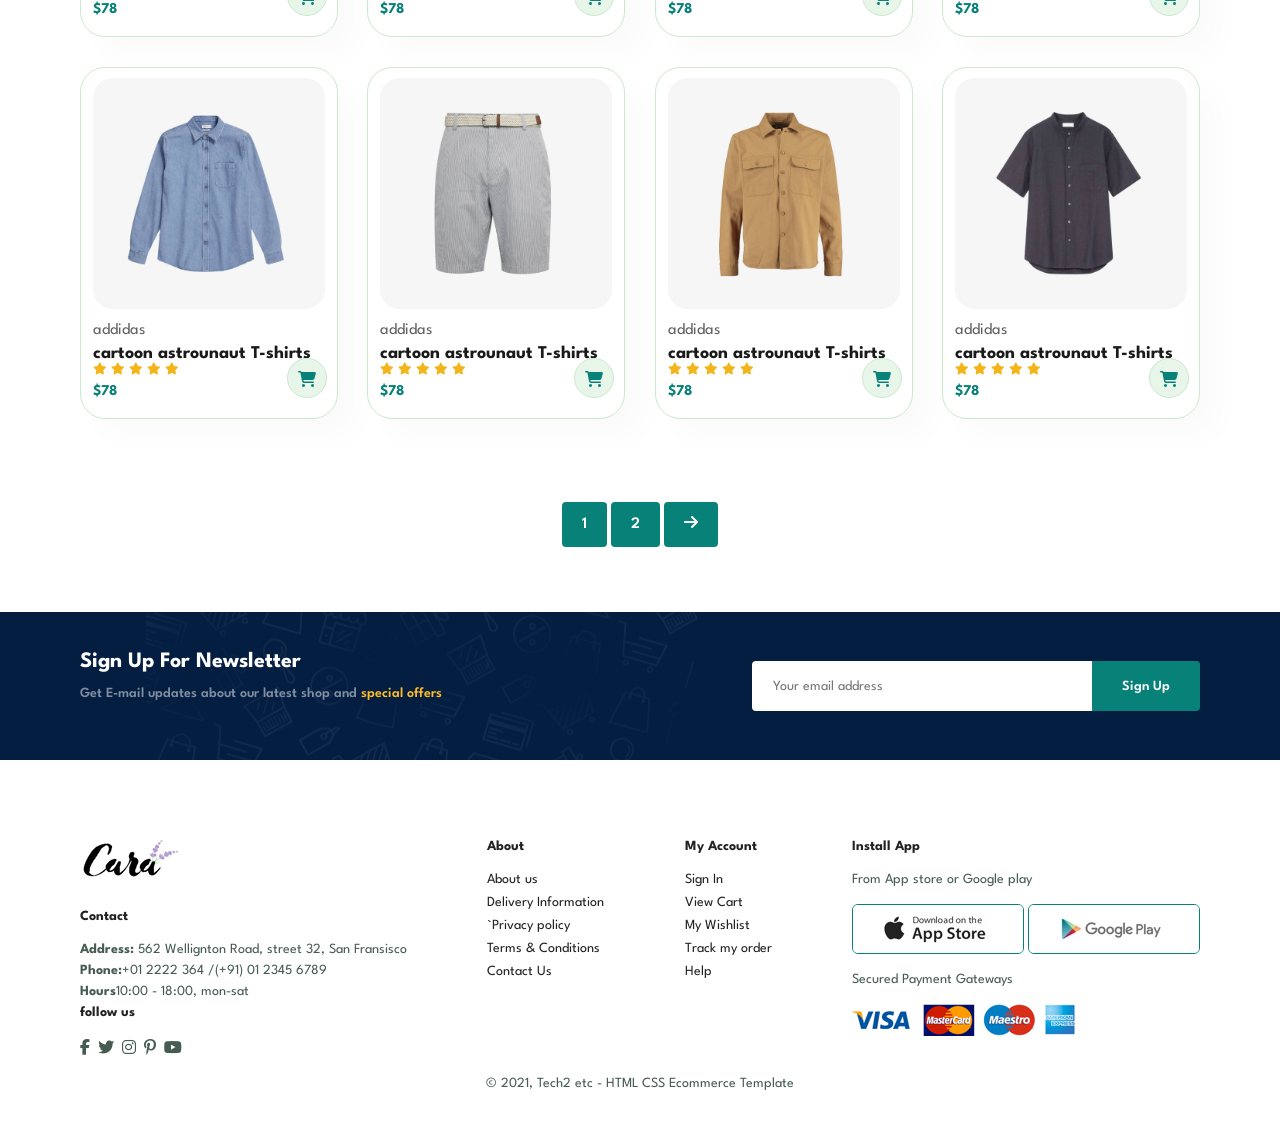
<file: shop.html>
<!DOCTYPE html>
<html lang="en">
<head>
    <meta charset="UTF-8">
    <meta name="viewport" content="width=device-width, initial-scale=1.0">
    <title>Document</title>
    <link rel="stylesheet" href="style.css">
    <link rel="stylesheet" href="https://cdnjs.cloudflare.com/ajax/libs/font-awesome/6.5.0/css/all.min.css"/>
</head>
<body>
    <header>
        <a href="#"><img src="images/logo.png" class="logo"></a>

        <div>
            <ul id="navbar">
                <li><a href="index.html">Home</a></li>
                <li><a class="active" href="shop.html">Shop</a></li>
                <li><a href="blog.html">Blog</a></li>
                <li><a href="about.html">About</a></li>
                <li><a href="contact.html">Contact</a></li>
                <li id="lg-bag"><a href="cart.html"><i class="fas fa-bag-shopping"></i></a></li>
                <a href="#" id="close"><i class="far fa-circle-xmark"></i></a>
            </ul>
        </div>

        <div id="mobile">
            <a href="cart.html"><i class="fas fa-bag-shopping"></i></a>
            <i id="bar" class="fas fa-outdent"></i>
        </div>
    </header>

    <section id="page-header">
        <h2>#Stayhome</h2>
        <p>save more with coupons & 70% off!</p>
    </section>

    <section id="product1" class="section-p1">
        <div class="pro-container" onclick="window.location.href='sproduct.html';">
            <div class="pro">
                <img src="images/products/f1.jpg" alt="">
                <div class="des">
                    <span>addidas</span>
                    <h5>cartoon astrounaut T-shirts</h5>
                    <div class="star">
                        <i class="fas fa-star"></i>
                        <i class="fas fa-star"></i>
                        <i class="fas fa-star"></i>
                        <i class="fas fa-star"></i>
                        <i class="fas fa-star"></i>
                    </div>
                    <h4>$78</h4>
                </div>
                <a href="#"><i class="fa-solid fa-shopping-cart cart-icon"></i></a>
            </div>

            <div class="pro">
                <img src="images/products/f2.jpg" alt="">
                <div class="des">
                    <span>addidas</span>
                    <h5>cartoon astrounaut T-shirts</h5>
                    <div class="star">
                        <i class="fas fa-star"></i>
                        <i class="fas fa-star"></i>
                        <i class="fas fa-star"></i>
                        <i class="fas fa-star"></i>
                        <i class="fas fa-star"></i>
                    </div>
                    <h4>$78</h4>
                </div>
                <a href="#"><i class="fa-solid fa-shopping-cart cart-icon"></i></a>
            </div>

            <div class="pro">
                <img src="images/products/f3.jpg" alt="">
                <div class="des">
                    <span>addidas</span>
                    <h5>cartoon astrounaut T-shirts</h5>
                    <div class="star">
                        <i class="fas fa-star"></i>
                        <i class="fas fa-star"></i>
                        <i class="fas fa-star"></i>
                        <i class="fas fa-star"></i>
                        <i class="fas fa-star"></i>
                    </div>
                    <h4>$78</h4>
                </div>
                <a href="#"><i class="fa-solid fa-shopping-cart cart-icon"></i></a>
            </div>

            <div class="pro">
                <img src="images/products/f4.jpg" alt="">
                <div class="des">
                    <span>addidas</span>
                    <h5>cartoon astrounaut T-shirts</h5>
                    <div class="star">
                        <i class="fas fa-star"></i>
                        <i class="fas fa-star"></i>
                        <i class="fas fa-star"></i>
                        <i class="fas fa-star"></i>
                        <i class="fas fa-star"></i>
                    </div>
                    <h4>$78</h4>
                </div>
                <a href="#"><i class="fa-solid fa-shopping-cart cart-icon"></i></a>
            </div>

            <div class="pro">
                <img src="images/products/f5.jpg" alt="">
                <div class="des">
                    <span>addidas</span>
                    <h5>cartoon astrounaut T-shirts</h5>
                    <div class="star">
                        <i class="fas fa-star"></i>
                        <i class="fas fa-star"></i>
                        <i class="fas fa-star"></i>
                        <i class="fas fa-star"></i>
                        <i class="fas fa-star"></i>
                    </div>
                    <h4>$78</h4>
                </div>
                <a href="#"><i class="fa-solid fa-shopping-cart cart-icon"></i></a>
            </div>

            <div class="pro">
                <img src="images/products/f6.jpg" alt="">
                <div class="des">
                    <span>addidas</span>
                    <h5>cartoon astrounaut T-shirts</h5>
                    <div class="star">
                        <i class="fas fa-star"></i>
                        <i class="fas fa-star"></i>
                        <i class="fas fa-star"></i>
                        <i class="fas fa-star"></i>
                        <i class="fas fa-star"></i>
                    </div>
                    <h4>$78</h4>
                </div>
                <a href="#"><i class="fa-solid fa-shopping-cart cart-icon"></i></a>
            </div>

            <div class="pro">
                <img src="images/products/f7.jpg" alt="">
                <div class="des">
                    <span>addidas</span>
                    <h5>cartoon astrounaut T-shirts</h5>
                    <div class="star">
                        <i class="fas fa-star"></i>
                        <i class="fas fa-star"></i>
                        <i class="fas fa-star"></i>
                        <i class="fas fa-star"></i>
                        <i class="fas fa-star"></i>
                    </div>
                    <h4>$78</h4>
                </div>
                <a href="#"><i class="fa-solid fa-shopping-cart cart-icon"></i></a>
            </div>

            <div class="pro">
                <img src="images/products/f8.jpg" alt="">
                <div class="des">
                    <span>addidas</span>
                    <h5>cartoon astrounaut T-shirts</h5>
                    <div class="star">
                        <i class="fas fa-star"></i>
                        <i class="fas fa-star"></i>
                        <i class="fas fa-star"></i>
                        <i class="fas fa-star"></i>
                        <i class="fas fa-star"></i>
                    </div>
                    <h4>$78</h4>
                </div>
                <a href="#"><i class="fa-solid fa-shopping-cart cart-icon"></i></a>
            </div>

            <div class="pro">
                <img src="images/products/n1.jpg" alt="">
                <div class="des">
                    <span>addidas</span>
                    <h5>cartoon astrounaut T-shirts</h5>
                    <div class="star">
                        <i class="fas fa-star"></i>
                        <i class="fas fa-star"></i>
                        <i class="fas fa-star"></i>
                        <i class="fas fa-star"></i>
                        <i class="fas fa-star"></i>
                    </div>
                    <h4>$78</h4>
                </div>
                <a href="#"><i class="fa-solid fa-shopping-cart cart-icon"></i></a>
            </div>

            <div class="pro">
                <img src="images/products/n2.jpg" alt="">
                <div class="des">
                    <span>addidas</span>
                    <h5>cartoon astrounaut T-shirts</h5>
                    <div class="star">
                        <i class="fas fa-star"></i>
                        <i class="fas fa-star"></i>
                        <i class="fas fa-star"></i>
                        <i class="fas fa-star"></i>
                        <i class="fas fa-star"></i>
                    </div>
                    <h4>$78</h4>
                </div>
                <a href="#"><i class="fa-solid fa-shopping-cart cart-icon"></i></a>
            </div>

            <div class="pro">
                <img src="images/products/n3.jpg" alt="">
                <div class="des">
                    <span>addidas</span>
                    <h5>cartoon astrounaut T-shirts</h5>
                    <div class="star">
                        <i class="fas fa-star"></i>
                        <i class="fas fa-star"></i>
                        <i class="fas fa-star"></i>
                        <i class="fas fa-star"></i>
                        <i class="fas fa-star"></i>
                    </div>
                    <h4>$78</h4>
                </div>
                <a href="#"><i class="fa-solid fa-shopping-cart cart-icon"></i></a>
            </div>

            <div class="pro">
                <img src="images/products/n4.jpg" alt="">
                <div class="des">
                    <span>addidas</span>
                    <h5>cartoon astrounaut T-shirts</h5>
                    <div class="star">
                        <i class="fas fa-star"></i>
                        <i class="fas fa-star"></i>
                        <i class="fas fa-star"></i>
                        <i class="fas fa-star"></i>
                        <i class="fas fa-star"></i>
                    </div>
                    <h4>$78</h4>
                </div>
                <a href="#"><i class="fa-solid fa-shopping-cart cart-icon"></i></a>
            </div>

            <div class="pro">
                <img src="images/products/n5.jpg" alt="">
                <div class="des">
                    <span>addidas</span>
                    <h5>cartoon astrounaut T-shirts</h5>
                    <div class="star">
                        <i class="fas fa-star"></i>
                        <i class="fas fa-star"></i>
                        <i class="fas fa-star"></i>
                        <i class="fas fa-star"></i>
                        <i class="fas fa-star"></i>
                    </div>
                    <h4>$78</h4>
                </div>
                <a href="#"><i class="fa-solid fa-shopping-cart cart-icon"></i></a>
            </div>

            <div class="pro">
                <img src="images/products/n6.jpg" alt="">
                <div class="des">
                    <span>addidas</span>
                    <h5>cartoon astrounaut T-shirts</h5>
                    <div class="star">
                        <i class="fas fa-star"></i>
                        <i class="fas fa-star"></i>
                        <i class="fas fa-star"></i>
                        <i class="fas fa-star"></i>
                        <i class="fas fa-star"></i>
                    </div>
                    <h4>$78</h4>
                </div>
                <a href="#"><i class="fa-solid fa-shopping-cart cart-icon"></i></a>
            </div>

            <div class="pro">
                <img src="images/products/n7.jpg" alt="">
                <div class="des">
                    <span>addidas</span>
                    <h5>cartoon astrounaut T-shirts</h5>
                    <div class="star">
                        <i class="fas fa-star"></i>
                        <i class="fas fa-star"></i>
                        <i class="fas fa-star"></i>
                        <i class="fas fa-star"></i>
                        <i class="fas fa-star"></i>
                    </div>
                    <h4>$78</h4>
                </div>
                <a href="#"><i class="fa-solid fa-shopping-cart cart-icon"></i></a>
            </div>

            <div class="pro">
                <img src="images/products/n8.jpg" alt="">
                <div class="des">
                    <span>addidas</span>
                    <h5>cartoon astrounaut T-shirts</h5>
                    <div class="star">
                        <i class="fas fa-star"></i>
                        <i class="fas fa-star"></i>
                        <i class="fas fa-star"></i>
                        <i class="fas fa-star"></i>
                        <i class="fas fa-star"></i>
                    </div>
                    <h4>$78</h4>
                </div>
                <a href="#"><i class="fa-solid fa-shopping-cart cart-icon"></i></a>
            </div>
        </div>
    </section>

    <section id="pagination" class="section-p1">
        <a href="#">1</a>
        <a href="#">2</a>
        <a href="#"><i class="fas fa-arrow-right"></i></a>
    </section>

    <section id="newsletter" class="section-p1 section-m1">
        <div class="newstext">
            <h4>Sign Up For Newsletter</h4>
            <P>Get E-mail updates about our latest shop and <span>special offers</span></P>
        </div>

        <div class="form">
            <input type="text" placeholder="Your email address">
            <button class="normal">Sign Up</button>
        </div>
    </section>

    <footer class="section-p1">
        <div class="col">
            <img class="logo" src="images/logo.png" alt="">
            <h4>Contact</h4>
            <p><strong>Address:</strong> 562 Wellignton Road, street 32, San Fransisco</p>
            <p><strong>Phone:</strong>+01 2222 364 /(+91) 01 2345 6789</p>
            <p><strong>Hours</strong>10:00 - 18:00, mon-sat</p>
            <div class="follow">
                <h4>follow us</h4>
                <div class="icon">
                    <i class="fab fa-facebook-f"></i>
                    <i class="fab fa-twitter"></i>
                    <i class="fab fa-instagram"></i>
                    <i class="fab fa-pinterest-p"></i>
                    <i class="fab fa-youtube"></i>
                </div>
            </div>

        </div>

        <div class="col">
            <h4>About</h4>
            <a href="#">About us</a>
            <a href="#">Delivery Information</a>
            <a href="#">`Privacy policy</a>
            <a href="#">Terms & Conditions</a>
            <a href="#">Contact Us</a>
        </div>

        <div class="col">
            <h4>My Account</h4>
            <a href="#">Sign In</a>
            <a href="#">View Cart</a>
            <a href="#">My Wishlist</a>
            <a href="#">Track my order</a>
            <a href="#">Help</a>
        </div>

        <div class="col install">
            <h4>Install App</h4>
            <p>From App store or Google play</p>
            <div class="row">
                <img src="images/pay/app.jpg" alt="">
                <img src="images/pay/play.jpg" alt="">
            </div>
            <p>Secured Payment Gateways</p>
            <img src="images/pay/pay.png" alt="">
        </div>

        <div class="copyright">
            <p>&copy; 2021, Tech2 etc - HTML CSS Ecommerce Template</p>
        </div>
        
    </footer>

    

    



    <script src="app.js"></script>
</body>
</html>
</file>
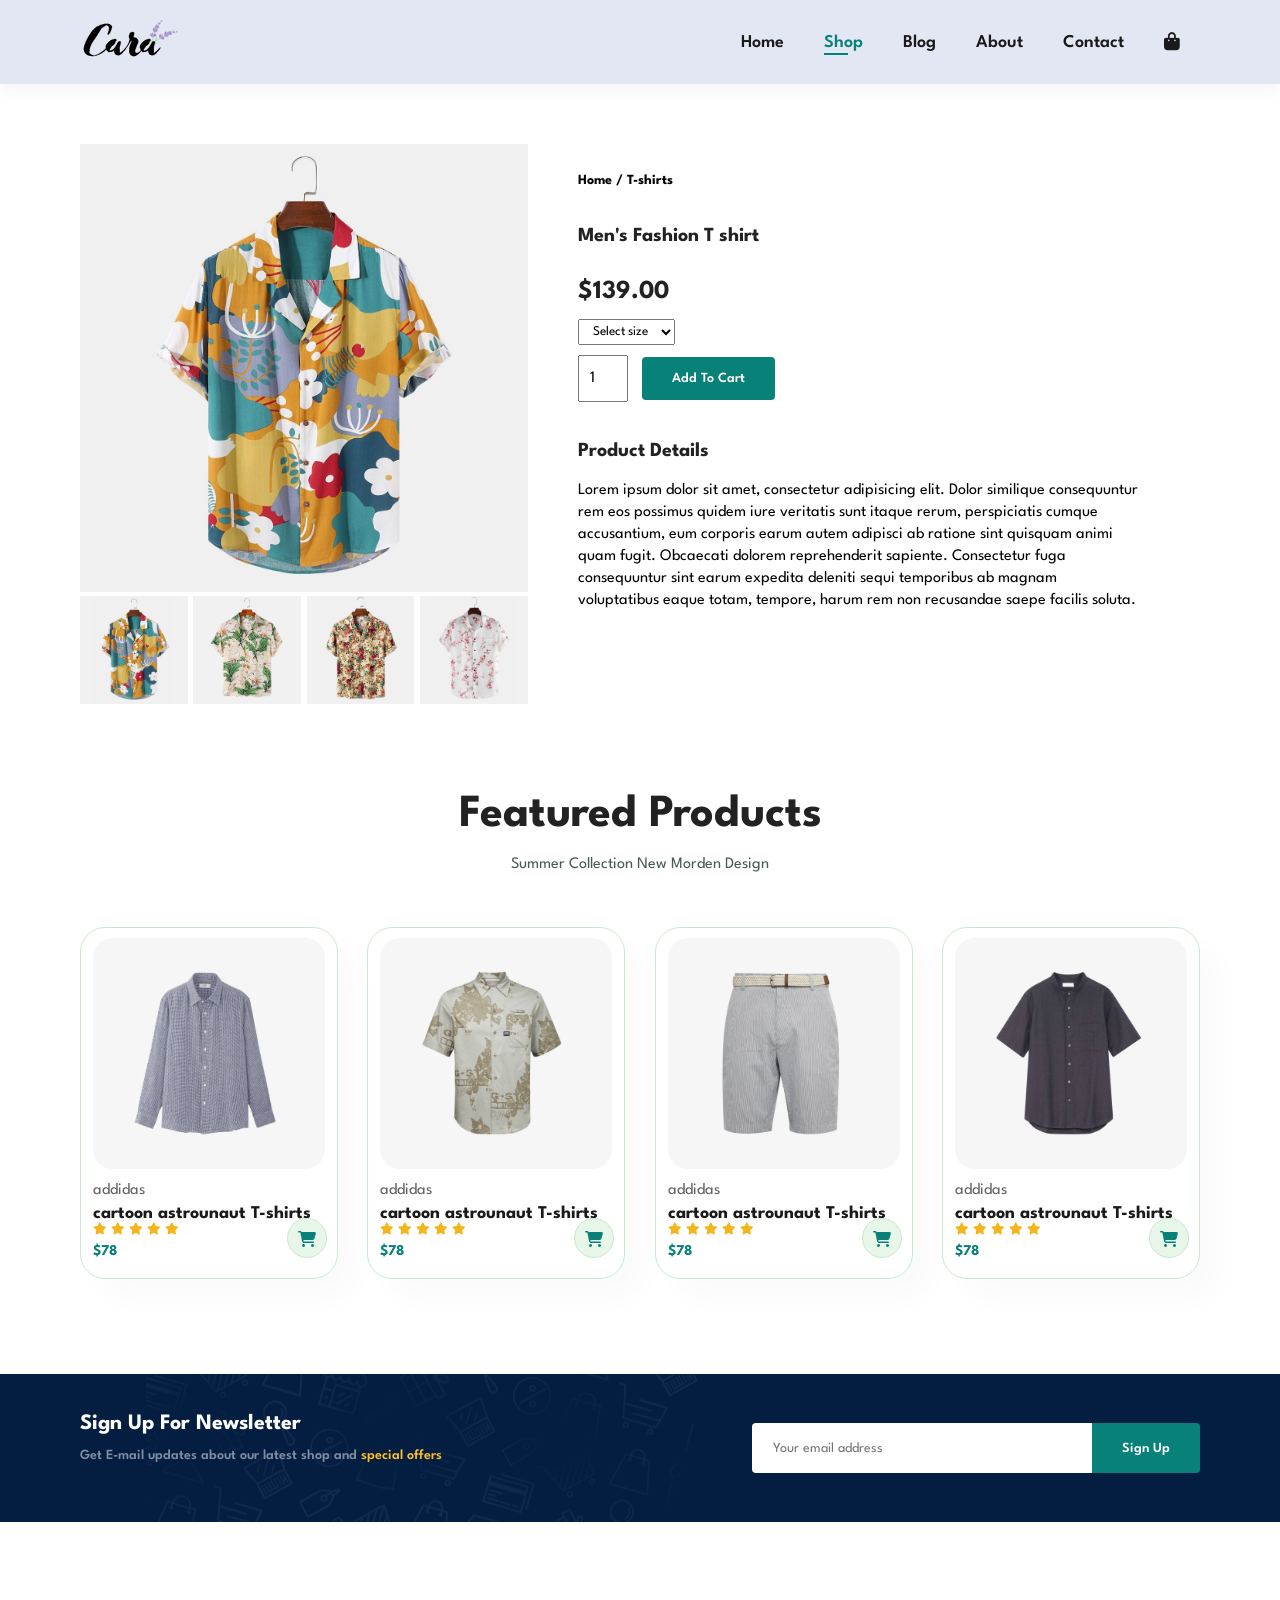
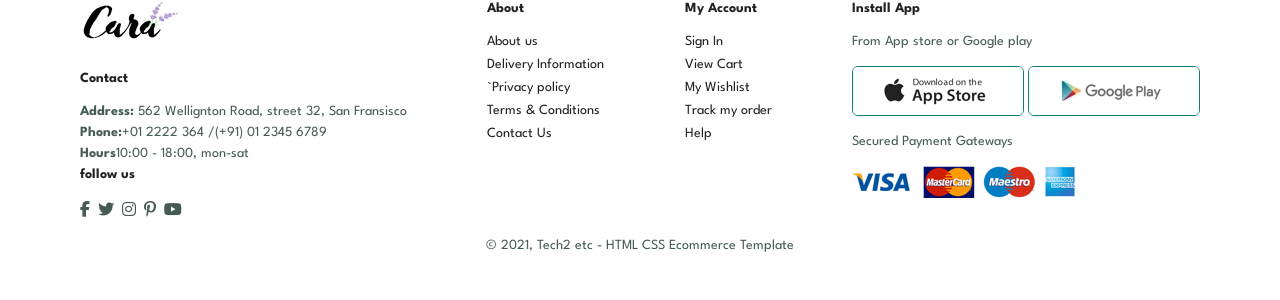
<file: sproduct.html>
<!DOCTYPE html>
<html lang="en">
<head>
    <meta charset="UTF-8">
    <meta name="viewport" content="width=device-width, initial-scale=1.0">
    <title>Document</title>
    <link rel="stylesheet" href="style.css">
    <link rel="stylesheet" href="https://cdnjs.cloudflare.com/ajax/libs/font-awesome/6.5.0/css/all.min.css"/>
</head>
<body>
    <header>
        <a href="#"><img src="images/logo.png" class="logo"></a>

        <div>
            <ul id="navbar">
                <li><a href="index.html">Home</a></li>
                <li><a class="active" href="shop.html">Shop</a></li>
                <li><a href="blog.htm">Blog</a></li>
                <li><a href="about.html">About</a></li>
                <li><a href="contact.html">Contact</a></li>
                <li id="lg-bag"><a href="cart.html"><i class="fas fa-bag-shopping"></i></a></li>
                <a href="#" id="close"><i class="far fa-circle-xmark"></i></a>
            </ul>
        </div>

        <div id="mobile">
            <a href="cart.html"><i class="fas fa-bag-shopping"></i></a>
            <i id="bar" class="fas fa-outdent"></i>
        </div>
    </header>

    <section id="pro-details" class="section-p1">
        <div class="single-pro-img">
            <img src="images/products/f1.jpg" width="100%" id="mainimg">
            <div class="small-img-g">
                <div class="small-img-col">
                    <img src="images/products/f1.jpg" width="100%" class="small-img" alt="">
                </div>

                <div class="small-img-col">
                    <img src="images/products/f2.jpg" width="100%" class="small-img" alt="">
                </div>

                <div class="small-img-col">
                    <img src="images/products/f3.jpg" width="100%" class="small-img" alt="">
                </div>

                <div class="small-img-col">
                    <img src="images/products/f4.jpg" width="100%" class="small-img" alt="">
                </div>
            </div>
        </div>

        <div class="single-pro-d">
            <h6>Home / T-shirts</h6>
            <h4>Men's Fashion T shirt</h4>
            <h2>$139.00</h2>
            <select>
                <option>Select size</option>
                <option>xxl</option>
                <option>xl</option>
                <option>large</option>
                <option>medium</option>
                <option>small</option>
            </select>
            <input type="number" value="1">
            <button class="normal">Add To Cart</button>
            <h4>Product Details</h4>
            <span>Lorem ipsum dolor sit amet, consectetur adipisicing elit. Dolor similique consequuntur rem eos possimus quidem iure veritatis sunt itaque rerum, perspiciatis cumque accusantium, eum corporis earum autem adipisci ab ratione sint quisquam animi quam fugit. Obcaecati dolorem reprehenderit sapiente. Consectetur fuga consequuntur sint earum expedita deleniti sequi temporibus ab magnam voluptatibus eaque totam, tempore, harum rem non recusandae saepe facilis soluta.</span>
        </div>
    </section>

    <section id="product1" class="section-p1">
        <h2>Featured Products</h2>
        <p>Summer Collection New Morden Design</p>
        <div class="pro-container">
            <div class="pro">
                <img src="images/products/n2.jpg" alt="">
                <div class="des">
                    <span>addidas</span>
                    <h5>cartoon astrounaut T-shirts</h5>
                    <div class="star">
                        <i class="fas fa-star"></i>
                        <i class="fas fa-star"></i>
                        <i class="fas fa-star"></i>
                        <i class="fas fa-star"></i>
                        <i class="fas fa-star"></i>
                    </div>
                    <h4>$78</h4>
                </div>
                <a href="#"><i class="fa-solid fa-shopping-cart cart-icon"></i></a>
            </div>

            <div class="pro">
                <img src="images/products/n4.jpg" alt="">
                <div class="des">
                    <span>addidas</span>
                    <h5>cartoon astrounaut T-shirts</h5>
                    <div class="star">
                        <i class="fas fa-star"></i>
                        <i class="fas fa-star"></i>
                        <i class="fas fa-star"></i>
                        <i class="fas fa-star"></i>
                        <i class="fas fa-star"></i>
                    </div>
                    <h4>$78</h4>
                </div>
                <a href="#"><i class="fa-solid fa-shopping-cart cart-icon"></i></a>
            </div>

           <div class="pro">
                <img src="images/products/n6.jpg" alt="">
                <div class="des">
                    <span>addidas</span>
                    <h5>cartoon astrounaut T-shirts</h5>
                    <div class="star">
                        <i class="fas fa-star"></i>
                        <i class="fas fa-star"></i>
                        <i class="fas fa-star"></i>
                        <i class="fas fa-star"></i>
                        <i class="fas fa-star"></i>
                    </div>
                    <h4>$78</h4>
                </div>
                <a href="#"><i class="fa-solid fa-shopping-cart cart-icon"></i></a>
            </div>

            <div class="pro">
                <img src="images/products/n8.jpg" alt="">
                <div class="des">
                    <span>addidas</span>
                    <h5>cartoon astrounaut T-shirts</h5>
                    <div class="star">
                        <i class="fas fa-star"></i>
                        <i class="fas fa-star"></i>
                        <i class="fas fa-star"></i>
                        <i class="fas fa-star"></i>
                        <i class="fas fa-star"></i>
                    </div>
                    <h4>$78</h4>
                </div>
                <a href="#"><i class="fa-solid fa-shopping-cart cart-icon"></i></a>
            </div>
        </div>
    </section>

    <section id="newsletter" class="section-p1 section-m1">
        <div class="newstext">
            <h4>Sign Up For Newsletter</h4>
            <P>Get E-mail updates about our latest shop and <span>special offers</span></P>
        </div>

        <div class="form">
            <input type="text" placeholder="Your email address">
            <button class="normal">Sign Up</button>
        </div>
    </section>

    <footer class="section-p1">
        <div class="col">
            <img class="logo" src="images/logo.png" alt="">
            <h4>Contact</h4>
            <p><strong>Address:</strong> 562 Wellignton Road, street 32, San Fransisco</p>
            <p><strong>Phone:</strong>+01 2222 364 /(+91) 01 2345 6789</p>
            <p><strong>Hours</strong>10:00 - 18:00, mon-sat</p>
            <div class="follow">
                <h4>follow us</h4>
                <div class="icon">
                    <i class="fab fa-facebook-f"></i>
                    <i class="fab fa-twitter"></i>
                    <i class="fab fa-instagram"></i>
                    <i class="fab fa-pinterest-p"></i>
                    <i class="fab fa-youtube"></i>
                </div>
            </div>

        </div>

        <div class="col">
            <h4>About</h4>
            <a href="#">About us</a>
            <a href="#">Delivery Information</a>
            <a href="#">`Privacy policy</a>
            <a href="#">Terms & Conditions</a>
            <a href="#">Contact Us</a>
        </div>

        <div class="col">
            <h4>My Account</h4>
            <a href="#">Sign In</a>
            <a href="#">View Cart</a>
            <a href="#">My Wishlist</a>
            <a href="#">Track my order</a>
            <a href="#">Help</a>
        </div>

        <div class="col install">
            <h4>Install App</h4>
            <p>From App store or Google play</p>
            <div class="row">
                <img src="images/pay/app.jpg" alt="">
                <img src="images/pay/play.jpg" alt="">
            </div>
            <p>Secured Payment Gateways</p>
            <img src="images/pay/pay.png" alt="">
        </div>

        <div class="copyright">
            <p>&copy; 2021, Tech2 etc - HTML CSS Ecommerce Template</p>
        </div>
        
    </footer>

    <script>
        var mainimg = document.getElementById("mainimg");
        var smallimg = document.getElementsByClassName("small-img");


        smallimg[0].onclick = function(){
            mainimg.src = smallimg[0].src;
        }

        smallimg[1].onclick = function(){
            mainimg.src = smallimg[1].src;
        }

        smallimg[2].onclick = function(){
            mainimg.src = smallimg[2].src;
        }

        smallimg[3].onclick = function(){
            mainimg.src = smallimg[3].src;
        }
    </script>

    



    <script src="app.js"></script>
</body>
</html>
</file>
<file: style.css>
@import url('https://fonts.googleapis.com/css2?family=League+Spartan:wght@100..900&display=swap');
*{
    margin: 0;
    padding: 0;
    box-sizing: border-box;
    font-family: 'league spartan', sans-serif;
}

h1{
    font-size: 50px;
    line-height: 64px;
    color: #222222;
}

h2{
    font-size: 46px;
    line-height: 54px;
    color: #222222;
}

h4{
    font-size: 20px;
    color: #222222;
}

h6{
    font-weight: 700;
    font-size: 14px;
}

p{
    font-size: 16px;
    color: #465b52;
    margin: 15px 0 20px 0;
}

.section-p1{
    padding: 40px 80px;
}

.section-m1{
    margin: 40px 0;
}

button.normal{
    font-size: 14px;
    font-weight: 600;
    padding: 15px 30px;
    color: #000000;
    background-color: #ffffff;
    border-radius: 4px;
    cursor: pointer;
    border: none;
    outline: none;
    transition: 0.2s;
}

button.white{
    font-size: 13px;
    font-weight: 600;
    padding: 11px 18px;
    color: #ffffff;
    background-color: transparent;
    cursor: pointer;
    border: 1px solid #ffffff;
    outline: none;
    transition: 0.2s;
}



body{
    width: 100%;
}

header{
    position: sticky;
    display: flex;
    align-items: center;
    justify-content: space-between;
    padding: 20px 80px;
    background-color: #e3e6f3;
    box-shadow: 0 5px 15px rgba(0, 0, 0, 0.05);
    z-index: 999;
    top: 0;
    left: 0;
}

#navbar{
    display: flex;
    align-items: center;
    justify-content: center;
}

#navbar li{
    list-style: none;
    padding: 0 20px;
    position: relative;
}

#navbar li a{
    text-decoration: none;
    font-size: 18px;
    font-weight: 600;
    color: #1a1a1a;
    transition: 0.3s ease;
}

#navbar li a:hover{
    color: #088178;
}

#navbar li a:hover,
#navbar li a.active{
    color: #088178;
}

#navbar li a.active::after,
#navbar li a:hover::after{
    content: "";
    width: 30%;
    height: 2px;
    background-color: #088178;
    position: absolute;
    bottom: -4px;
    left: 20px;
}

#mobile{
    display: none;
    align-items: center;
    cursor: pointer;

}

#close{
    display: none;
}

#hero{
    background-image: url(images/hero4.png);
    height: 90vh;
    width: 100%;
    background-position: top 25% right 0%;
    background-size: cover;
    padding: 0 80px;
    display: flex;
    flex-direction: column;
    align-items: flex-start;
    justify-content: center;
}

#hero h4{
    padding-bottom: 15px;
}

#hero h1{
    color: #088178;
}

#hero button{
    background-image: url(images/button.png);
    background-color: transparent;
    color: #088178;
    border: 0;
    padding: 14px 80px 14px 65px;
    background-repeat: no-repeat;
    cursor: pointer;
    font-weight: 700;
    font-size: 15px;
}

#feature{
    display: flex;
    align-items: center;
    justify-content: space-between;
    flex-wrap: wrap;
}

#feature .fe-box{
    width: 180px;
    text-align: center;
    padding: 25px 15px;
    box-shadow: 20px 20px 34px rgba(0, 0, 0, 0.03);
    border: 1px solid #cce7d0;
    border-radius: 4px;
    margin: 15px 0;
}

#feature .fe-box:hover{
    box-shadow: 10px 10px 54px rgba(70, 62, 221, 0.1);
}

#feature .fe-box img{
    width: 100%;
    margin-bottom: 10px;
}

#feature .fe-box h6{
    display: inline-block;
    padding: 9px 8px 6px 8px;
    line-height: 1;
    border-radius: 4px;
    color: #088178;
    background-color: #fddde4;
}

#feature .fe-box:nth-child(2) h6{
    background-color: #cdebbc;
}

#feature .fe-box:nth-child(3) h6{
    background-color: #d1e8f2;
}

#feature .fe-box:nth-child(4) h6{
    background-color: #cdd4f8;
}

#feature .fe-box:nth-child(5) h6{
    background-color: #f6dbf6;
}

#feature .fe-box:nth-child(6) h6{
    background-color: #fff2e5;
}

#product1{
    text-align: center;
}

#product1 .pro-container{
    display: flex;
    justify-content: space-between;
    padding-top: 20px;
    flex-wrap: wrap;
}

#product1 .pro{
    width: 23%;
    min-width: 250px;
    padding: 10px 12px;
    border: 1px solid #cce7d0;
    border-radius: 25px;
    cursor: pointer;
    box-shadow: 20px 20px 30px rgba(0, 0, 0, 0.02);
    margin: 15px 0;
    transition: 0.2s ease;
    position: relative;
}

#product1 .pro:hover{
    box-shadow: 20px 20px 30px rgba(0, 0, 0, 0.09);
}

#product1 .pro img{
    width: 100%;
    border-radius: 20px;

}

#product1 .pro .des{
    text-align: start;
    padding: 10px 0;
}

#product1 .pro .des span{
    color: #606063;
    font-size: 16px;
}

#product1 .pro .des h5{
    padding-top: 7px;
    color: #1a1a1a;
    font-size: 18px;
}

#product1 .pro .des i{
    font-size: 12px;
    color: #f3b519;
}

#product1 .pro .des h4{
    padding-top: 7px;
    font-size: 15px;
    font-weight: 700;
    color: #088178;
}

#product1 .pro .cart-icon{
    width: 40px;
    height: 40px;
    line-height: 40px;
    border-radius: 50px;
    background-color: #e8f6ea;
    color: #088178;
    border: 1px solid #cce7d0;
    position: absolute;
    bottom: 20px;
    right: 10px;
}

#banner{
    display: flex;
    flex-direction: column;
    justify-content: center;
    align-items: center;
    text-align: center;
    background-image: url(images/Banner/b2.jpg);
    width: 100%;
    height: 40vh;
    background-size: cover;
    background-position: center;
}

#banner h4{
    color: #ffffff;
    font-size: 18px;
}

#banner h2{
    color: #ffffff;
    font-size: 35px;
    padding: 10px 0;
}

#banner h2 span{
    color: #ef3636;
}

#banner button:hover{
    background-color: #088178;
    color: #ffffff;
}

#sm-banner{
    display: flex;
    justify-content: space-between;
    flex-wrap: wrap;
}

#sm-banner .banner-box{
    display: flex;
    flex-direction: column;
    justify-content: center;
    align-items: flex-start;
    background-image: url(images/Banner/b17.jpg);
    min-width: 580px;
    height: 50vh;
    background-size: cover;
    background-position: center;
    padding: 30px;
}

#sm-banner .banner-box2{
    background-image: url(images/Banner/b10.jpg);
}

#sm-banner h4{
    color: #ffffff;
    font-size: 20px;
    font-weight: 300;
}

#sm-banner h2{
    color: #ffffff;
    font-size: 30px;
    font-weight: 800;
}

#sm-banner span{
    color: #ffffff;
    font-size: 14px;
    font-weight: 500;
    padding-bottom: 15px;
}

#sm-banner .banner-box:hover button{
    background-color: #088178;
    border: 1px solid #088178;
}

#banner3{
    display: flex;
    justify-content: space-between;
    flex-wrap: wrap;
    padding: 0 80px;
}

#banner3 .banner-box{
    display: flex;
    flex-direction: column;
    justify-content: center;
    align-items: flex-start;
    background-image: url(images/Banner/b7.jpg);
    min-width: 30%;
    height: 30vh;
    background-size: cover;
    background-position: center;
    padding: 20px;
    margin-bottom: 20px;
}

#banner3 .banner-box3{
    background-image: url(images/Banner/b4.jpg);
}

#banner3 .banner-box4{
    background-image: url(images/Banner/b18.jpg);
}


#banner3 .banner-box h2{
    color: #ffffff;
    font-weight: 900;
    font-size: 22px;
}

#banner3 .banner-box h3{
    color: #ec544e;
    font-weight: 800;
    font-size: 15px;
}

#newsletter{
    display: flex;
    justify-content: space-between;
    flex-wrap: wrap;
    align-items: center;
    background-image: url(images/Banner/b14.png);
    background-repeat: no-repeat;
    background-position: 20% 30%;
    background-color: #041e42;
}

#newsletter h4{
    font-size: 22px;
    font-weight: 700;
    color: #ffffff;
}

#newsletter p{
    font-size: 14px;
    font-weight: 600;
    color: #818ea0;
}

#newsletter p span{
    color: #ffbd27;
}

#newsletter .form{
    display: flex;
    width: 40%;
}

#newsletter input{
    height: 3.125rem;
    padding: 0 1.25rem;
    font-size: 14px;
    width: 100%;
    border: 1px solid transparent;
    border-radius: 4px;
    outline: none;
    border-top-right-radius: 0;
    border-bottom-right-radius: 0;
}

#newsletter button{
    background-color: #088178;
    color: #ffffff;
    white-space: nowrap;
    border-top-left-radius: 0;
    border-bottom-left-radius: 0;
}

footer{
    display: flex;
    flex-wrap: wrap;
    justify-content: space-between;
}

footer .col{
    display: flex;
    flex-direction: column;
    align-items: flex-start;
    margin-bottom: 20px;
}

footer .logo{
    margin-bottom: 30px;
}

footer h4{
    font-size: 14px;
    padding-bottom: 20px;
}

footer p{
    font-size: 14px;
    margin: 0 0 8px 0;
}

footer a{
    font-size: 14px;
    text-decoration: none;
    color: #222222;
    margin-bottom: 10px;
}

footer .follow i{
    color: #465b52;
    padding-right: 4px;
    cursor: pointer;
}

footer .install .row img{
    border: 1px solid #088178;
    border-radius: 6px;
}

footer .install img{
    margin: 10px 0 15px 0;
}

footer .follow i:hover,
footer a:hover{
    color: #088178;
}

.copyright{
    width: 100%;
    text-align: center;
}

#page-header{
    background-image: url(images/Banner/b1.jpg);
    width: 100%;
    height: 40vh;
    background-size: cover;
    display: flex;
    justify-content: center;
    text-align: center;
    flex-direction: column;
    padding: 14px;
}

#page-header h2,
#page-header p{
    color: #ffffff;
}

#pagination{
    text-align: center;
}

#pagination a{
    text-decoration: none;
    background-color: #088178;
    padding: 15px 20px;
    border-radius: 4px;
    color: #ffffff;
    font-weight: 600;
}

#pagination a i{
    font-size: 16px;
    font-weight: 600;
}

#pro-details{
    display: flex;
    margin-top: 20px;
}

#pro-details .single-pro-img{
    width: 40%;
    margin-right: 50px;
}

#pro-details .small-img-g{
    display: flex;
    justify-content: space-between;
}

.small-img-col{
    flex-basis: 24%;
    cursor: pointer;
}

#pro-details .single-pro-d{
    width: 50%;
    padding-top: 30px;
}

#pro-details .single-pro-d h4{
    padding: 40px 0 20px 0;
}

#pro-details .single-pro-d h2{
    font-size: 26px;
}

#pro-details .single-pro-d select{
    display: block;
    padding: 5px 10px;
    margin-bottom: 10px;
}

#pro-details .single-pro-d input{
    width: 50px;
    height: 47px;
    padding-left: 10px;
    font-size: 16px;
    margin-right: 10px;
}

#pro-details .single-pro-d input:focus{
    outline: none;
}

#pro-details .single-pro-d button{
    background-color: #088178;
    color: #ffffff;
}

#pro-details .single-pro-d span{
    line-height: 22px;
}

#page-header.blog-header{
    background-image: url("images/Banner/b19.jpg");
}

#blog{
    padding: 150px 150px 0 150px;
}

.blog-box{
    display: flex;
    align-items: center;
    width: 100%;
    position: relative;
    padding-bottom: 90px;
}

.blog-img{
    width: 50%;
    margin-right: 40px;
}

#blog img{
    width: 100%;
    height: 300px;
    object-fit: cover;
}

.blog-details{
    width: 50%;
}

.blog-details a{
    position: relative;
    text-decoration: none;
    font-size: 13px;
    color: #000000;
    font-weight: 700;
    transition: 0.3s;
}

.blog-details a::after{
    content: "";
    width: 50px;
    height: 1px;
    background-color: #000000;
    position: absolute;
    top: 4px;
    right: -60px;
}

.blog-details a:hover{
    color: #088178;
}

.blog-details a:hover::after{
    background-color: #088178;
}

.blog-box h1{
    position: absolute;
    top: -40px;
    left: 0;
    font-size: 80px;
    font-weight: 700;
    color: #c9cbce;
    z-index: -9;
}

#page-header.about-header{
    background-image: url(images/About/banner.png);
}

#about-head{
    display: flex;
    align-items: center;
}

#about-head img{
    width: 50%;
    height: auto;
}

#about-head div{
    padding-left: 40px;
}

#about-app{
    text-align: center;
}

#about-app .video{
    width: 70%;
    height: 100%;
    margin: 30px auto 0 auto;
}

#about-app .video video{ 
    width: 100%;
    height: 100%;
    border-radius: 20px;
}

#contact-details{
    display: flex;
    align-items: center;
    justify-content: space-between;

}

#contact-details .details{
    width: 40%;
}

#contact-details .details span,
#form-details form span{
    font-size: 14px;
}

#contact-details .details h2,
#form-details form h2{
    font-size: 26px;
    line-height: 35px;
    padding: 20px 0;
}

#contact-details .details h3{
    font-size: 18px;
    padding-bottom: 15px;
}

#contact-details .details li{
    list-style: none;
    display: flex;
    padding: 10px 0;
}

#contact-details .details li i{
    font-size: 14px;
    padding-right: 22px;
}

#contact-details .details li p{
    margin: 0;
    font-size: 14px;
}

#contact-details .map{
    width: 55%;
    height: 400px;
}

#contact-details .map iframe{
    width: 100%;
    height: 100%;
}

#form-details{
    display: flex;
    justify-content: space-between;
    margin: 30px;
    padding: 80px;
    border: 1px solid #e1e1e1;
}

#form-details form{
    width: 65%;
    display: flex;
    flex-direction: column;
    align-items: flex-start;
}

#form-details form input,
#form-details form textarea{
    width: 100%;
    padding: 12px 15px;
    outline: none;
    margin-bottom: 20px;
    border: 1px solid #e1e1e1;
}

#form-details form button{
    background-color: #088178;
    color: white;
}

#form-details .people div{
    padding-bottom: 25px;
    display: flex;
    align-items: flex-start;
}

#form-details .people div img{
    width: 65px;
    height: 65px;
    object-fit: cover;
    margin-right: 15px;
}

#form-details .people div p{
    margin: 0;
    font-size: 13px;
    line-height: 25px;
}

#form-details .people div p span{
    display: block;
    font-size: 16px;
    font-weight: 600;
    color: #000000;
}

#cart{
    overflow-x: auto;
}

#cart table{
    width: 100%;
    border-collapse: collapse;
    table-layout: fixed;
    white-space: nowrap;
}

#cart table img{
    width: 70px;
}

#cart table td:nth-child(1){
    width: 100px;
    text-align: center;
}

#cart table td:nth-child(2){
    width: 150px;
    text-align: center;
}

#cart table td:nth-child(3){
    width: 250px;
    text-align: center;
}


#cart table td:nth-child(4),
#cart table td:nth-child(5),
#cart table td:nth-child(6){
    width: 150px;
    text-align: center;
}

#cart table td:nth-child(5) input{
    width: 70px;
    padding: 10px 5px 10px 15px;
}

#cart table thead{
    border: 1px solid #e1e1e1;
    border-left: none;
    border-right: none;
}

#cart table thead td{
    font-weight: 700;
    text-transform: uppercase;
    font-size: 13px;
    padding: 18px 0;
}

#cart table tbody tr td{
    padding-top: 15px;
}

#cart table tbody td{
    font-size: 13px;
}

#cart-add{
    display: flex;
    flex-wrap: wrap;
    justify-content: space-between;
}

#coupon{
    width: 50%;
    margin-bottom: 30px;
}

#coupon h3,
#subtotal h3{
    padding-bottom: 15px;
}

#coupon input{
    padding: 10px 20px;
    outline: none;
    width: 60%;
    margin-right: 10px;
    border: 1px solid #e2e9e1;
}

#coupon button,
#subtotal button{
    background-color: #088178;
    color: #ffffff;
    padding: 12px 10px;
}

#subtotal{
    width: 50%;
    margin-bottom: 30px;
    border: 1px solid #e2e9e1;
    padding: 30px;
}

#subtotal table{
    border-collapse: collapse;
    width: 100%;
    margin-bottom: 20px;
}

#subtotal table td{
    width: 50%;
    border: 1px solid #e2e9e1;
    padding: 10px;
    font-size: 13px;
}

















































@media (max-width:799px){
    .section-p1 {
    padding: 40px 40px;
}
    #navbar {
    display: flex;
    flex-direction: column;
    align-items: flex-start;
    justify-content: flex-start;
    position: fixed;
    top: 0;
    right: -300px;
    height: 100vh;
    width: 300px;
    background-color: #e3e6f3;
    box-shadow: 0 40px 60px rgba(0, 0, 0, 0.1);
    padding: 80px 0 0 10px;
    transition: 0.3s;
}

#navbar.active{
    right: 0px;
}

#navbar li{
    margin-bottom: 25px;
}

#mobile{
    display: flex;
    align-items: center;
}

#mobile i{
    color: #1a1a1a;
    font-size: 24px;
    padding-left: 20px;
}

#close{
    position: absolute;
    display: initial;
    top: 30px;
    right: 30px;
    color: #222222;
    font-size: 29px;
}

#lg-bag{
    display: none;
}

#hero {
    height: 70vh;
    padding: 0 80px;
    background-position: top 30% right 30%;
}

#feature {
    justify-content: center;
}

#feature .fe-box {
    margin: 15px 15px;
}

#product1 .pro-container {
    justify-content: center;
}

#product1 .pro {
    margin: 15px;
}

#banner{
    height: 20vh;
}

#sm-banner .banner-box {
    min-width: 100%;
    height: 30vh;
    padding: 30px;
}

#banner3 {
    padding: 0 40px;
}

#banner3 .banner-box {
    width: 28%;
}

#newsletter .form {
    width: 70%;
}

#form-details{
    padding: 40px;
}

#form-details form{
    width: 50%;
}
}

@media (max-width: 477px) {
    header {
    padding: 10px 30px;
}

h2 {
    font-size: 32px;
}

h1 {
    font-size: 38px;
}

#hero {
    padding: 0 20px;
    background-position: 55%;
}

.section-p1{
    padding: 20px;
}

#feature {
    justify-content: space-between;
}

#feature .fe-box {
    width: 155px;
    margin: 0 0 15px 0;
}

#product1 .pro {
    width: 100%;
}

#banner {
    height: 40vh;
}

#sm-banner .banner-box {
    height: 40vh;
}

#sm-banner .banner-box2 {
    margin-top: 20px;
}

#banner3 {
    padding: 0 20px;
}

#banner3 .banner-box {
    width: 100%;
}

#newsletter .form {
    width: 100%;
}

#newsletter {
    padding: 40px 20px;
}

.copyright {
    text-align: start;
}

#pro-details{
    display: flex;
    flex-direction: column;
}

#pro-details .single-pro-img {
    width: 100%;
    margin-right: 0;
}

#pro-details .single-pro-d {
    width: 100%;
}

.blog-box{
    display: flex;
    flex-direction: column;
    align-items: flex-start;
}

#blog{
    padding: 100px 20px 0 20px;
}

.blog-img{
    margin-right: 0;
    width: 100%;
    margin-bottom: 30px;
}

.blog-details{
    width: 100%;
}

#about-head{
    flex-direction: column;
}

#about-head img{
    width: 100%;
    margin-bottom: 20px;
}

#about-head div{
    padding-left: 0px;
}

#about-head .video{
    width: 100%;
}

#contact-details{
    flex-direction: column;
}

#contact-details .details{
    width: 100%;
    margin-bottom: 30px;
}

#contact-details .map{
    width: 100%;
}

#form-details{
    margin: 10px;
    padding: 30px 10px;
    flex-wrap: wrap;
}

#form-details form{
    width: 100%;
    margin-bottom: 30px;
}

#cart-add{
    flex-direction: column;
}

#coupon{
    width: 100%;
}

#subtotal{
    width: 100%;
    padding: 20px;
}
}
</file>
